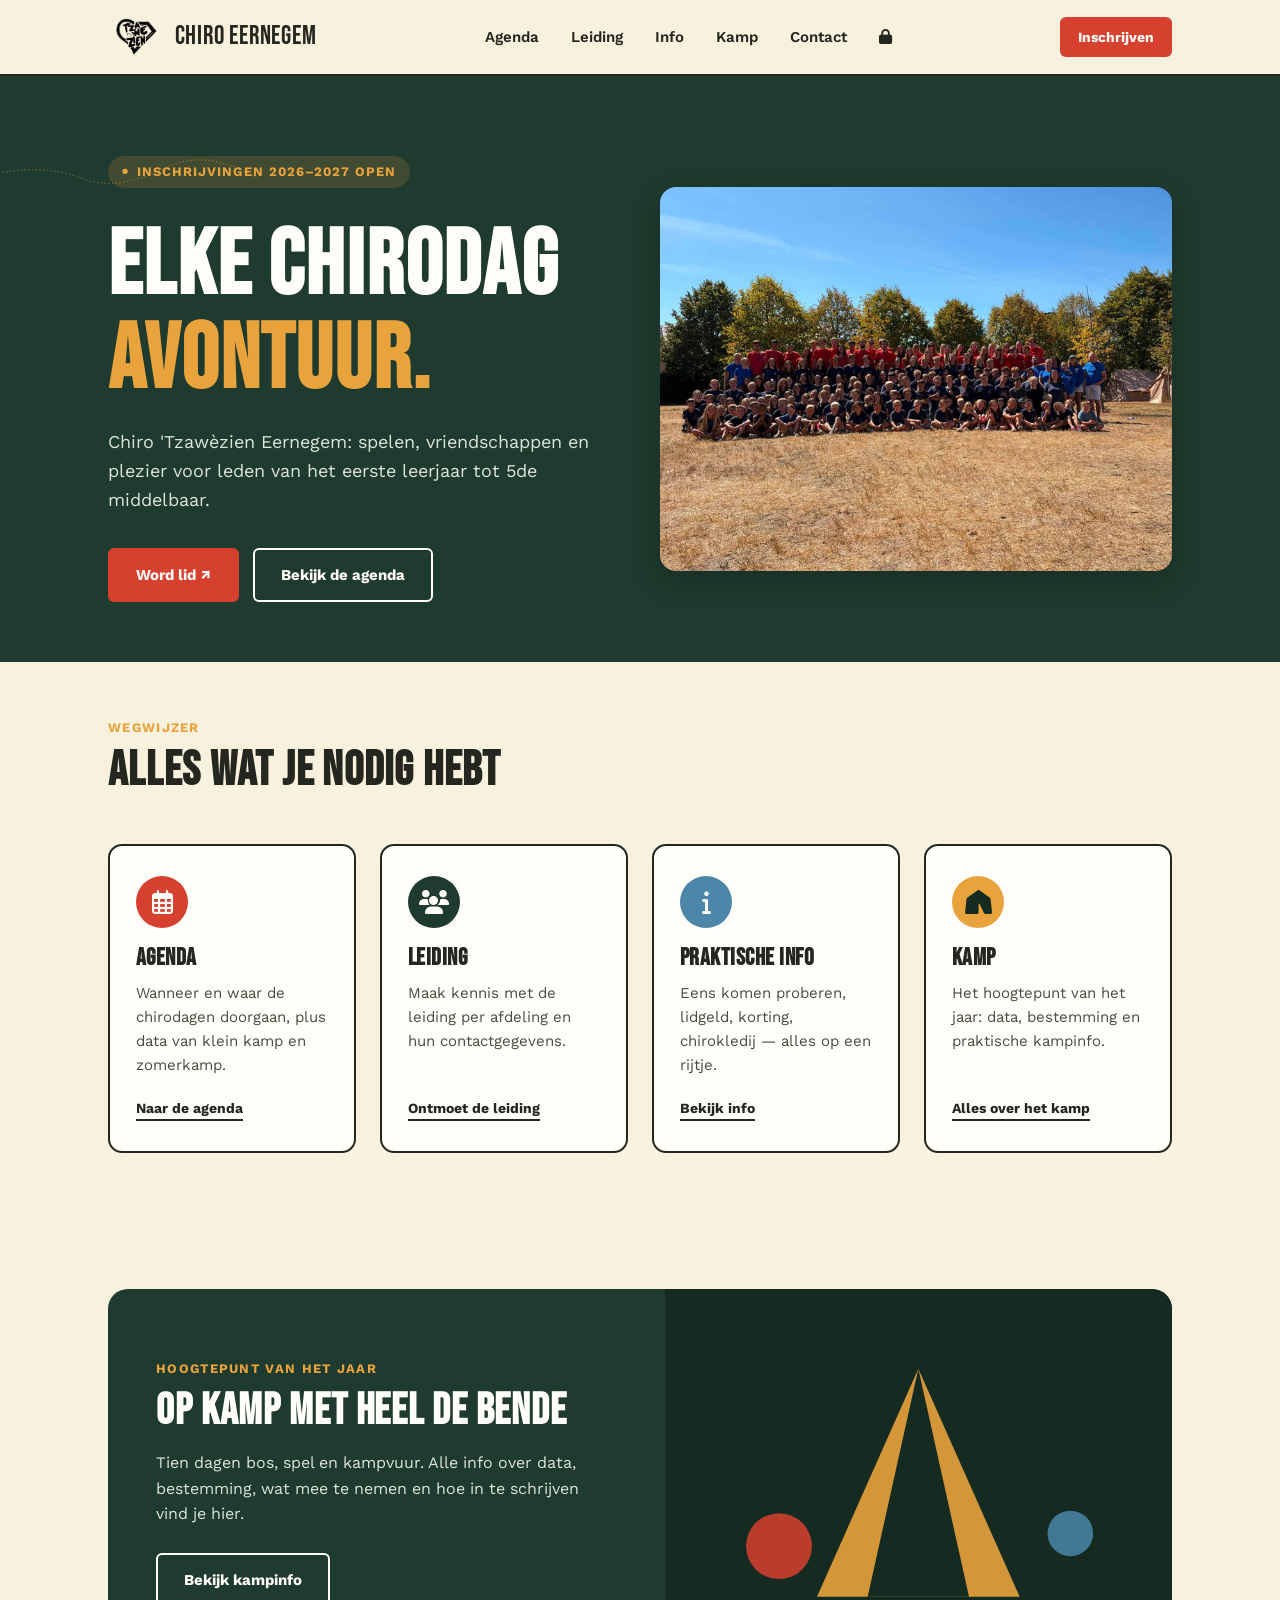
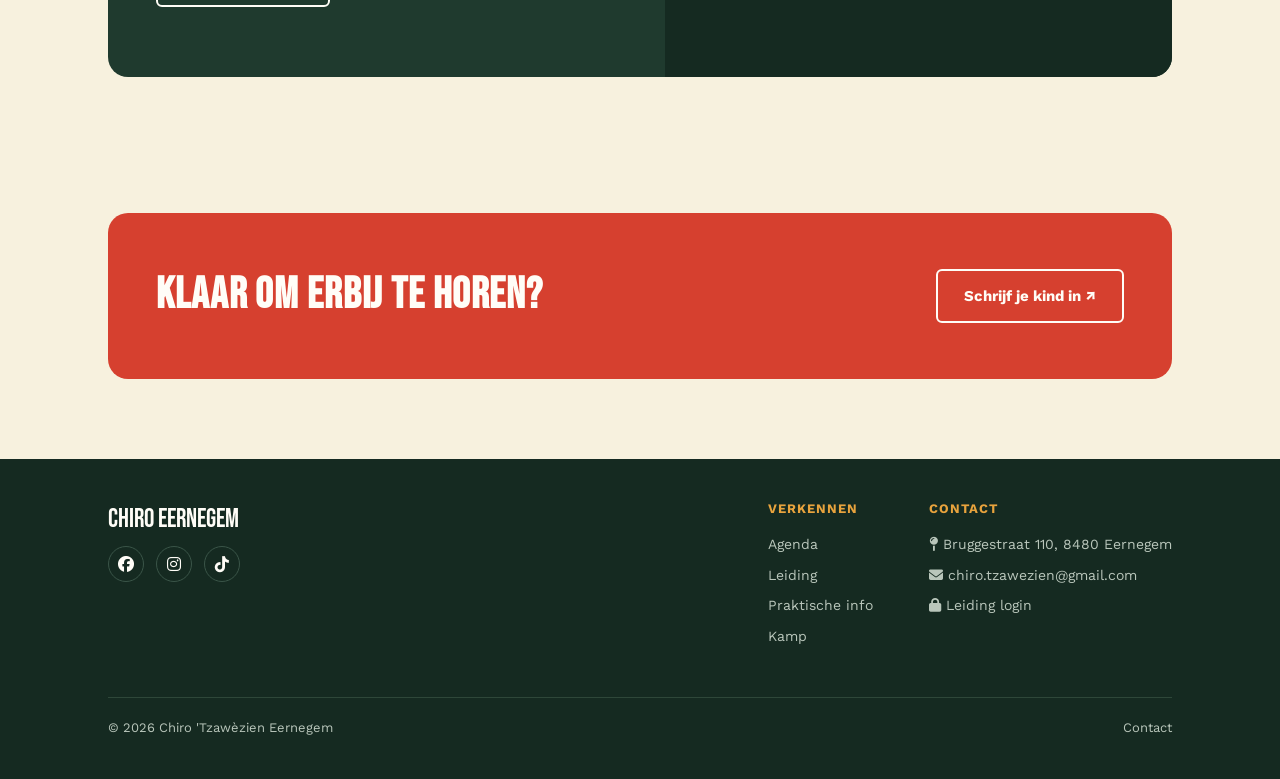
<file: index.html>
<!DOCTYPE html>
<html lang="nl">
<head>
  <!-- ========================================== -->
  <!-- META DATA & STYLESHEETS                    -->
  <!-- ========================================== -->
  <meta charset="UTF-8">
  <meta name="viewport" content="width=device-width, initial-scale=1">
  <meta name="author" content="Kenrie Vandekerckhove">
  <meta name="author" content="Janus Schaltin">
  <title>Chiro 'Tzawèzien Eernegem</title>
  
  <link rel="stylesheet" href="./media/css/styles.css">
  <link rel="stylesheet" href="https://cdnjs.cloudflare.com/ajax/libs/font-awesome/6.4.2/css/all.min.css">
  <link rel="preconnect" href="https://fonts.googleapis.com">
  <link href="https://fonts.googleapis.com/css2?family=Bebas+Neue&family=Work+Sans:wght@400;500;600;700&display=swap" rel="stylesheet">
</head>
<body>

  <!-- ========================================== -->
  <!-- HEADER & NAVIGATION                        -->
  <!-- ========================================== -->
  <header>
    <div class="navbar">
      <a href="./index.html" class="logo">
        <img src="./media/pictures/logo.png" alt="Logo Chiro 'Tzawèzien Eernegem" style="height:40px; width:auto; border-radius:6px;"> 
        Chiro Eernegem
      </a>
      <nav>
        <ul>
          <li><a href="./agenda.html">Agenda</a></li>
          <li><a href="./soon.html">Leiding</a></li>
          <li><a href="./info.html">Info</a></li>
          <li><a href="./kamp.html">Kamp</a></li>
          <li><a href="./contact.html">Contact</a></li>
          <li><a href="https://leiding.chiroeernegem.be" aria-label="Login"><i class="fa-solid fa-lock"></i></a></li>
        </ul>
      </nav>
      <a href="https://inschrijven.chiroeernegem.be/leden" class="nav-cta">Inschrijven</a>
      <button class="menu-toggle"><i class="fa-solid fa-bars"></i></button>
    </div>
  </header>

  <!-- ========================================== -->
  <!-- HERO SECTION                               -->
  <!-- ========================================== -->
  <section class="hero">
    <svg class="trail" viewBox="0 0 1120 500" preserveAspectRatio="none" aria-hidden="true">
      <path d="M -20 420 Q 200 380 350 440 T 700 400 T 1140 460" stroke="#E8A33D" stroke-width="3" stroke-dasharray="2 14" fill="none" stroke-linecap="round"/>
    </svg>
    <div class="wrap hero-layout">
      
      <div class="hero-text">
        <div class="eyebrow">Inschrijvingen 2026–2027 open</div>
        <h1>Elke chirodag<br><span>avontuur.</span></h1>
        <p>Chiro 'Tzawèzien Eernegem: spelen, vriendschappen en plezier voor leden van het eerste leerjaar tot 5de middelbaar.</p>
        <div class="hero-actions">
          <a href="https://inschrijven.chiroeernegem.be/leden" class="btn btn-primary">Word lid ↗</a>
          <a href="./agenda.html" class="btn btn-outline">Bekijk de agenda</a>
        </div>
      </div>

      <div class="hero-image">
        <img src="./media/pictures/groepsfoto.jpg" alt="Vrolijke groepsfoto van Chiro Eernegem">
      </div>
      
    </div>
  </section>

  <!-- ========================================== -->
  <!-- INFO STRIP                                 -->
  <!-- ========================================== -->
  <!-- <div class="strip">
    <div class="wrap">
      <span class="tag">Eerstvolgend</span>
      <span>Startdag: 26 september, 14u · Bruggestraat 110, Eernegem</span>
    </div>
  </div> -->

  <!-- ========================================== -->
  <!-- OVERZICHT CARDS                            -->
  <!-- ========================================== -->
  <section id="overzicht">
    <div class="wrap">
      <div class="section-head">
        <div class="kicker">Wegwijzer</div>
        <h2>Alles wat je nodig hebt</h2>
      </div>
      <div class="card-grid">
        
        <div class="patch">
          <div class="patch-icon"><i class="fa-regular fa-calendar-days"></i></div>
          <h3>Agenda</h3>
          <p>Wanneer en waar de chirodagen doorgaan, plus data van klein kamp en zomerkamp.</p>
          <a href="./agenda.html">Naar de agenda</a>
        </div>
        
        <div class="patch">
          <div class="patch-icon"><i class="fa-solid fa-users"></i></div>
          <h3>Leiding</h3>
          <p>Maak kennis met de leiding per afdeling en hun contactgegevens.</p>
          <a href="./soon.html">Ontmoet de leiding</a>
        </div>
        
        <div class="patch">
          <div class="patch-icon"><i class="fa-solid fa-info"></i></div>
          <h3>Praktische info</h3>
          <p>Eens komen proberen, lidgeld, korting, chirokledij — alles op een rijtje.</p>
          <a href="./info.html">Bekijk info</a>
        </div>
        
        <div class="patch">
          <div class="patch-icon"><i class="fa-solid fa-tent"></i></div>
          <h3>Kamp</h3>
          <p>Het hoogtepunt van het jaar: data, bestemming en praktische kampinfo.</p>
          <a href="./kamp.html">Alles over het kamp</a>
        </div>
        
      </div>
    </div>
  </section>

  <!-- ========================================== -->
  <!-- KAMP HIGHLIGHT                             -->
  <!-- ========================================== -->
  <section id="kamp">
    <div class="wrap">
      <div class="kamp">
        <div class="kamp-text">
          <div class="kicker">Hoogtepunt van het jaar</div>
          <h2>Op kamp met heel de bende</h2>
          <p>Tien dagen bos, spel en kampvuur. Alle info over data, bestemming, wat mee te nemen en hoe in te schrijven vind je hier.</p>
          <a href="./kamp.html" class="btn btn-outline">Bekijk kampinfo</a>
        </div>
        <div class="kamp-visual" aria-hidden="true">
          <svg viewBox="0 0 400 300" width="100%" height="100%">
            <polygon points="200,60 280,240 120,240" fill="#E8A33D" opacity="0.9"/>
            <polygon points="200,60 240,240 160,240" fill="#152A21"/>
            <circle cx="90" cy="200" r="26" fill="#D6402F" opacity="0.85"/>
            <circle cx="320" cy="190" r="18" fill="#4C86A8" opacity="0.85"/>
          </svg>
        </div>
      </div>
    </div>
  </section>

  <!-- ========================================== -->
  <!-- CALL TO ACTION                             -->
  <!-- ========================================== -->
  <section id="inschrijven">
    <div class="wrap">
      <div class="signup">
        <h2>Klaar om erbij te horen?</h2>
        <a href="https://inschrijven.chiroeernegem.be/leden" class="btn btn-outline">Schrijf je kind in ↗</a>
      </div>
    </div>
  </section>

  <!-- ========================================== -->
  <!-- FOOTER                                     -->
  <!-- ========================================== -->
  <footer id="contact">
    <div class="wrap">
      <div class="footer-top">
        <div>
          <div class="footer-brand">Chiro Eernegem</div>
          <div class="social">
            <a href="https://www.facebook.com/chiroeernegem/" aria-label="Facebook"><i class="fa-brands fa-facebook"></i></a>
            <a href="https://www.instagram.com/chiro.eernegem/" aria-label="Instagram"><i class="fa-brands fa-instagram"></i></a>
            <a href="https://www.tiktok.com/@chiro.eernegem" aria-label="TikTok"><i class="fa-brands fa-tiktok"></i></a>
          </div>
        </div>
        <div class="footer-cols">
          <div class="footer-col">
            <h4>Verkennen</h4>
            <ul>
              <li><a href="./agenda.html">Agenda</a></li>
              <li><a href="./soon.html">Leiding</a></li>
              <li><a href="./info.html">Praktische info</a></li>
              <li><a href="./kamp.html">Kamp</a></li>
            </ul>
          </div>
          <div class="footer-col">
            <h4>Contact</h4>
            <ul>
              <li><i class="fa-solid fa-map-pin"></i> Bruggestraat 110, 8480 Eernegem</li>
              <li><i class="fa-solid fa-envelope"></i> chiro.tzawezien@gmail.com</li>
              <li><i class="fa-solid fa-lock"></i> <a href="https://leiding.chiroeernegem.be">Leiding login</a></li>
            </ul>
          </div>
        </div>
      </div>
      <div class="footer-bottom">
        <span>© 2026 Chiro 'Tzawèzien Eernegem</span>
        <a href="./contact.html">Contact</a>
      </div>
    </div>
  </footer>

  <!-- ========================================== -->
  <!-- JAVASCRIPT                                 -->
  <!-- ========================================== -->
  <script>
    const menuToggle = document.querySelector('.menu-toggle');
    const navMenu = document.querySelector('nav ul');

    menuToggle.addEventListener('click', () => {
      navMenu.classList.toggle('active');
      
      const icon = menuToggle.querySelector('i');
      if (navMenu.classList.contains('active')) {
        icon.classList.remove('fa-bars');
        icon.classList.add('fa-xmark');
      } else {
        icon.classList.remove('fa-xmark');
        icon.classList.add('fa-bars');
      }
    });
  </script>
</body>
</html>
</file>
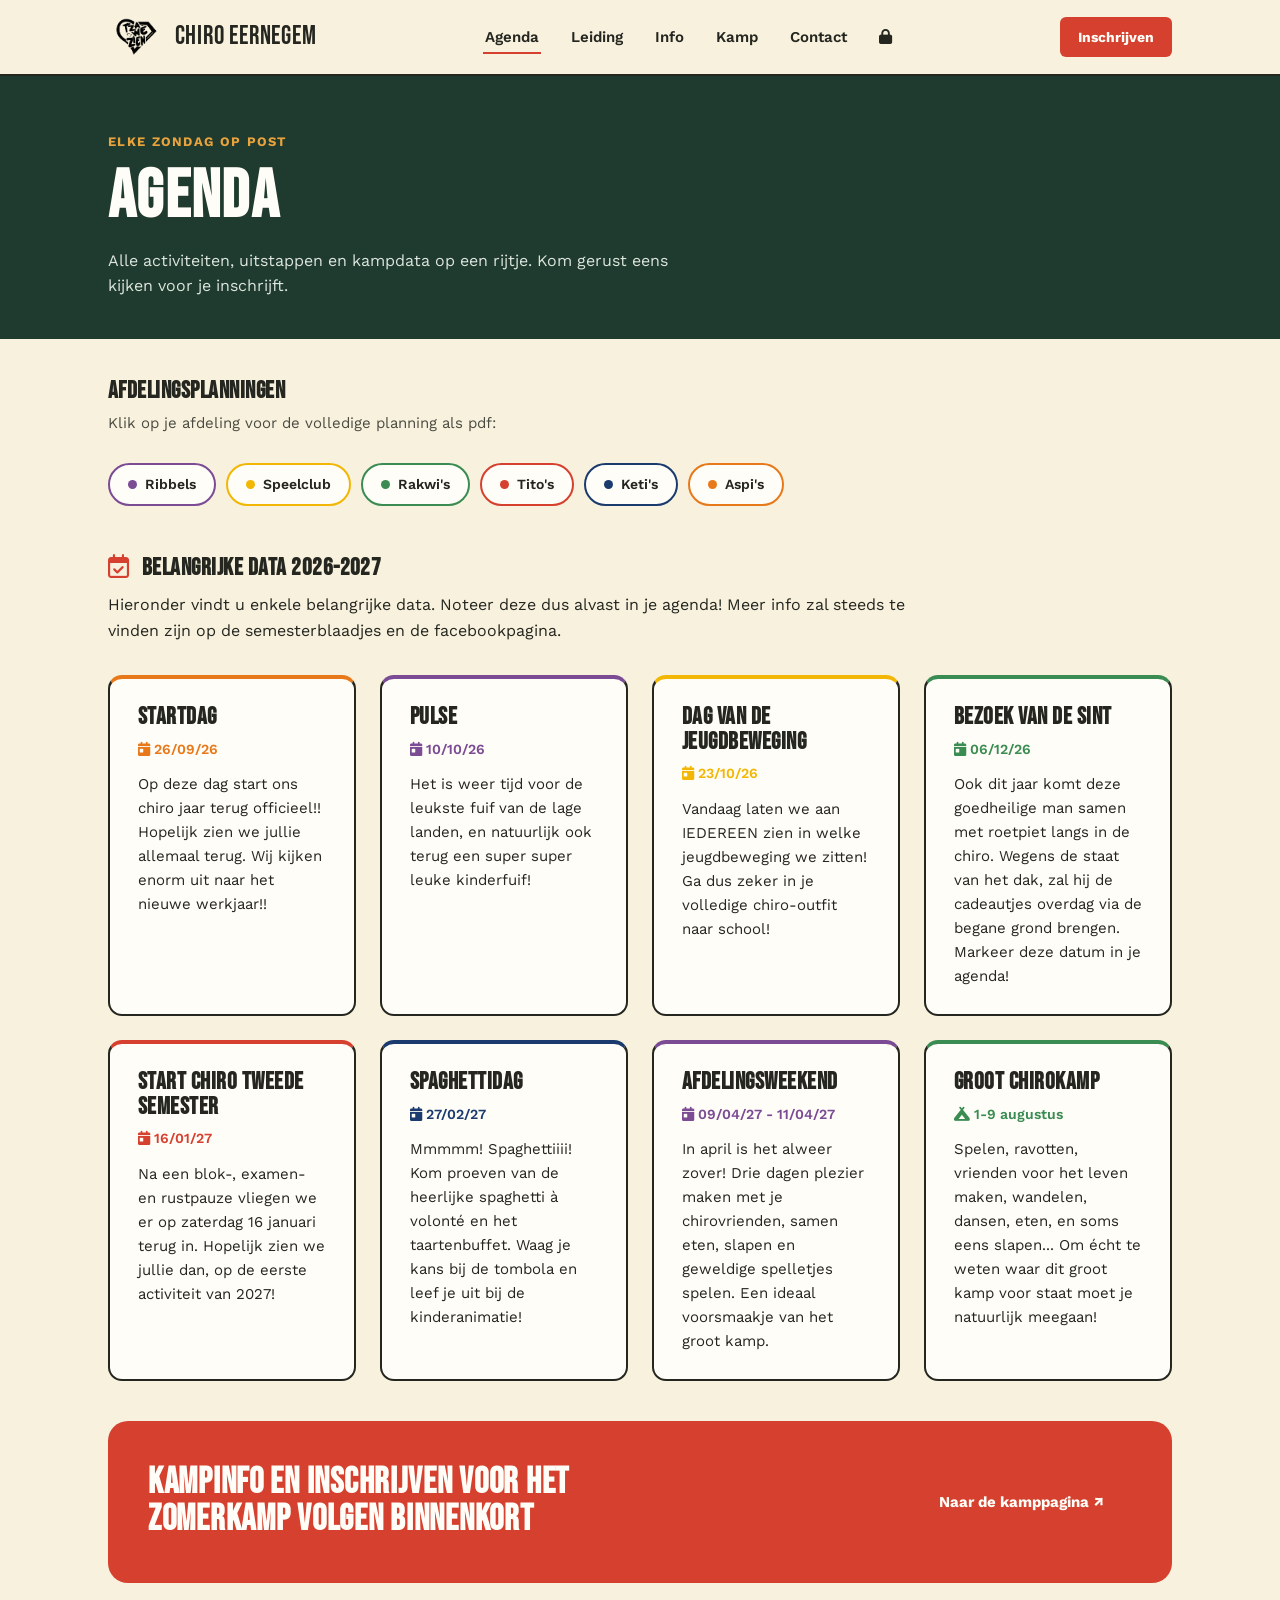
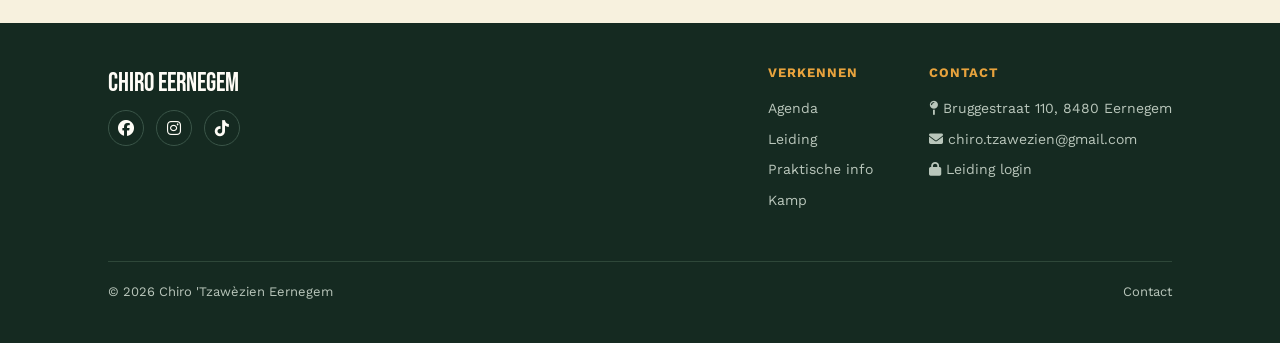
<file: agenda.html>
<!DOCTYPE html>
<html lang="nl">
<head>
  <!-- ========================================== -->
  <!-- META DATA & STYLESHEETS                    -->
  <!-- ========================================== -->
  <meta charset="UTF-8">
  <meta name="viewport" content="width=device-width, initial-scale=1">
  <meta name="author" content="Kenrie Vandekerckhove">
  <meta name="author" content="Janus Schaltin">
  <title>Chiro 'Tzawèzien Eernegem</title>
  <link rel="stylesheet" href="./media/css/styles.css">
  <link rel="stylesheet" href="./media/css/agenda.css">
  <link rel="stylesheet" href="https://cdnjs.cloudflare.com/ajax/libs/font-awesome/6.4.2/css/all.min.css">
  <link rel="preconnect" href="https://fonts.googleapis.com">
  <link href="https://fonts.googleapis.com/css2?family=Bebas+Neue&family=Work+Sans:wght@400;500;600;700&display=swap" rel="stylesheet">
</head>
<body>
  <!-- ========================================== -->
  <!-- HEADER & NAVIGATION                        -->
  <!-- ========================================== -->
  <header>
    <div class="navbar">
      <a href="./index.html" class="logo">
        <img src="./media/pictures/logo.png" alt="Logo Chiro 'Tzawèzien Eernegem" style="height:40px; width:auto; border-radius:6px;"> 
        Chiro Eernegem
      </a>
      <nav>
        <ul>
          <li><a href="./agenda.html" class="active">Agenda</a></li>
          <li><a href="./soon.html">Leiding</a></li>
          <li><a href="./info.html">Info</a></li>
          <li><a href="./kamp.html">Kamp</a></li>
          <li><a href="./contact.html">Contact</a></li>
          <li><a href="https://leiding.chiroeernegem.be" aria-label="Login"><i class="fa-solid fa-lock"></i></a></li>
        </ul>
      </nav>
      <a href="https://inschrijven.chiroeernegem.be/leden" class="nav-cta">Inschrijven</a>
      <button class="menu-toggle"><i class="fa-solid fa-bars"></i></button>
    </div>
  </header>

  <!-- ========================================== -->
  <!-- PAGE HERO / BANNER                         -->
  <!-- ========================================== -->
  <div class="page-head">
    <div class="wrap">
      <div class="kicker">Elke zondag op post</div>
      <h1>AGENDA</h1>
      <p>Alle activiteiten, uitstappen en kampdata op een rijtje. Kom gerust eens kijken voor je inschrijft.</p>
    </div>
  </div>

  <!-- ========================================== -->
  <!-- MAIN CONTENT: AGENDA FILTERS               -->
  <!-- ========================================== -->
  <section class="agenda-filters-section">
    <div class="wrap">
      <h2>AFDELINGSPLANNINGEN</h2>
      <p class="subtitle-text">Klik op je afdeling voor de volledige planning als pdf:</p>      
      <div class="filters">
        <a href="./semesterbladen/ribbel.html" target="_blank" class="filter f-ribbel"><span class="fdot"></span>Ribbels</a>
        <a href="./semesterbladen/speelclub.html" target="_blank" class="filter f-speelclub"><span class="fdot"></span>Speelclub</a>
        <a href="./semesterbladen/rakwi.html" target="_blank" class="filter f-rakwi"><span class="fdot"></span>Rakwi's</a>
        <a href="./semesterbladen/tito.html" target="_blank" class="filter f-tito"><span class="fdot"></span>Tito's</a>
        <a href="./semesterbladen/keti.html" target="_blank" class="filter f-keti"><span class="fdot"></span>Keti's</a>
        <a href="./semesterbladen/aspi.html" target="_blank" class="filter f-aspi"><span class="fdot"></span>Aspi's</a>
      </div>
    </div>
  </section>

  <!-- ========================================== -->
  <!-- MAIN CONTENT: BELANGRIJKE DATA             -->
  <!-- ========================================== -->
  <section class="belangrijke-data-section">
    <div class="wrap">
      
      <h2 class="data-title"><i class="fa-regular fa-calendar-check data-icon"></i> BELANGRIJKE DATA 2026-2027</h2>
      <p class="data-intro">Hieronder vindt u enkele belangrijke data. Noteer deze dus alvast in je agenda! Meer info zal steeds te vinden zijn op de semesterblaadjes en de facebookpagina.</p>

      <div class="grid2">
        
        <!-- Startdag -->
        <div class="card agenda-card card-oranje">
          <h3>STARTDAG</h3>
          <div class="agenda-card-date"><i class="fa-solid fa-calendar-day"></i> 26/09/26</div>
          <p>Op deze dag start ons chiro jaar terug officieel!! Hopelijk zien we jullie allemaal terug. Wij kijken enorm uit naar het nieuwe werkjaar!!</p>
        </div>

       <!-- Pulse -->
        <div class="card agenda-card card-paars">
          <h3>PULSE</h3>
          <div class="agenda-card-date"><i class="fa-solid fa-calendar-day"></i> 10/10/26</div>
          <p>Het is weer tijd voor de leukste fuif van de lage landen, en natuurlijk ook terug een super super leuke kinderfuif!</p>
        </div>

        <!-- Dag van de jeugdbeweging -->
        <div class="card agenda-card card-geel">
          <h3>DAG VAN DE JEUGDBEWEGING</h3>
          <div class="agenda-card-date"><i class="fa-solid fa-calendar-day"></i> 23/10/26</div>
          <p>Vandaag laten we aan IEDEREEN zien in welke jeugdbeweging we zitten! Ga dus zeker in je volledige chiro-outfit naar school!</p>
        </div>

        <!-- Bezoek van de Sint -->
        <div class="card agenda-card card-groen">
          <h3>BEZOEK VAN DE SINT</h3>
          <div class="agenda-card-date"><i class="fa-solid fa-calendar-day"></i> 06/12/26</div>
          <p>Ook dit jaar komt deze goedheilige man samen met roetpiet langs in de chiro. Wegens de staat van het dak, zal hij de cadeautjes overdag via de begane grond brengen. Markeer deze datum in je agenda!</p>
        </div>

        <!-- Start tweede semester -->
        <div class="card agenda-card card-rood">
          <h3>START CHIRO TWEEDE SEMESTER</h3>
          <div class="agenda-card-date"><i class="fa-solid fa-calendar-day"></i> 16/01/27</div>
          <p>Na een blok-, examen- en rustpauze vliegen we er op zaterdag 16 januari terug in. Hopelijk zien we jullie dan, op de eerste activiteit van 2027!</p>
        </div>

        <!-- Spaghettidag -->
        <div class="card agenda-card card-donkerblauw">
          <h3>SPAGHETTIDAG</h3>
          <div class="agenda-card-date"><i class="fa-solid fa-calendar-day"></i> 27/02/27</div>
          <p>Mmmmm! Spaghettiiii! Kom proeven van de heerlijke spaghetti à volonté en het taartenbuffet. Waag je kans bij de tombola en leef je uit bij de kinderanimatie!</p>
        </div>

        <!-- Afdelingsweekend -->
        <div class="card agenda-card card-paars">
          <h3>AFDELINGSWEEKEND</h3>
          <div class="agenda-card-date"><i class="fa-solid fa-calendar-day"></i> 09/04/27 - 11/04/27</div>
          <p>In april is het alweer zover! Drie dagen plezier maken met je chirovrienden, samen eten, slapen en geweldige spelletjes spelen. Een ideaal voorsmaakje van het groot kamp.</p>
        </div>

        <!-- GROOT CHIROKAMP -->
        <div class="card agenda-card card-groen">
          <h3>GROOT CHIROKAMP</h3>
          <div class="agenda-card-date"><i class="fa-solid fa-campground"></i> 1-9 augustus</div>
          <p>Spelen, ravotten, vrienden voor het leven maken, wandelen, dansen, eten, en soms eens slapen... Om écht te weten waar dit groot kamp voor staat moet je natuurlijk meegaan!</p>
        </div>

      </div>

      <!-- ========================================== -->
      <!-- KAMP CALL-TO-ACTION                        -->
      <!-- ========================================== -->
      <div class="kamp-cta" style="margin-top: 40px;">
        <h2>KAMPINFO EN INSCHRIJVEN VOOR HET ZOMERKAMP VOLGEN BINNENKORT</h2>
        <a href="./kamp.html" class="btn">Naar de kamppagina ↗</a>
      </div>
    </div>
  </section>

  <!-- ========================================== -->
  <!-- FOOTER                                     -->
  <!-- ========================================== -->
  <footer id="contact">
    <div class="wrap">
      <div class="footer-top">
        <div>
          <div class="footer-brand">Chiro Eernegem</div>
          <div class="social">
            <a href="https://www.facebook.com/chiroeernegem/" aria-label="Facebook"><i class="fa-brands fa-facebook"></i></a>
            <a href="https://www.instagram.com/chiro.eernegem/" aria-label="Instagram"><i class="fa-brands fa-instagram"></i></a>
            <a href="https://www.tiktok.com/@chiro.eernegem" aria-label="TikTok"><i class="fa-brands fa-tiktok"></i></a>
          </div>
        </div>
        <div class="footer-cols">
          <div class="footer-col">
            <h4>Verkennen</h4>
            <ul>
              <li><a href="./agenda.html">Agenda</a></li>
              <li><a href="./soon.html">Leiding</a></li>
              <li><a href="./info.html">Praktische info</a></li>
              <li><a href="./kamp.html">Kamp</a></li>
            </ul>
          </div>
          <div class="footer-col">
            <h4>Contact</h4>
            <ul>
              <li><i class="fa-solid fa-map-pin"></i> Bruggestraat 110, 8480 Eernegem</li>
              <li><i class="fa-solid fa-envelope"></i> chiro.tzawezien@gmail.com</li>
              <li><i class="fa-solid fa-lock"></i> <a href="https://leiding.chiroeernegem.be">Leiding login</a></li>
            </ul>
          </div>
        </div>
      </div>
      <div class="footer-bottom">
        <span>© 2026 Chiro 'Tzawèzien Eernegem</span>
        <a href="./contact.html">Contact</a>
      </div>
    </div>
  </footer>

  <!-- ========================================== -->
  <!-- JAVASCRIPT                                 -->
  <!-- ========================================== -->
  <script>
    const menuToggle = document.querySelector('.menu-toggle');
    const navMenu = document.querySelector('nav ul');

    menuToggle.addEventListener('click', () => {
      navMenu.classList.toggle('active');
      
      const icon = menuToggle.querySelector('i');
      if (navMenu.classList.contains('active')) {
        icon.classList.remove('fa-bars');
        icon.classList.add('fa-xmark');
      } else {
        icon.classList.remove('fa-xmark');
        icon.classList.add('fa-bars');
      }
    });
  </script>
</body>
</html>
</file>
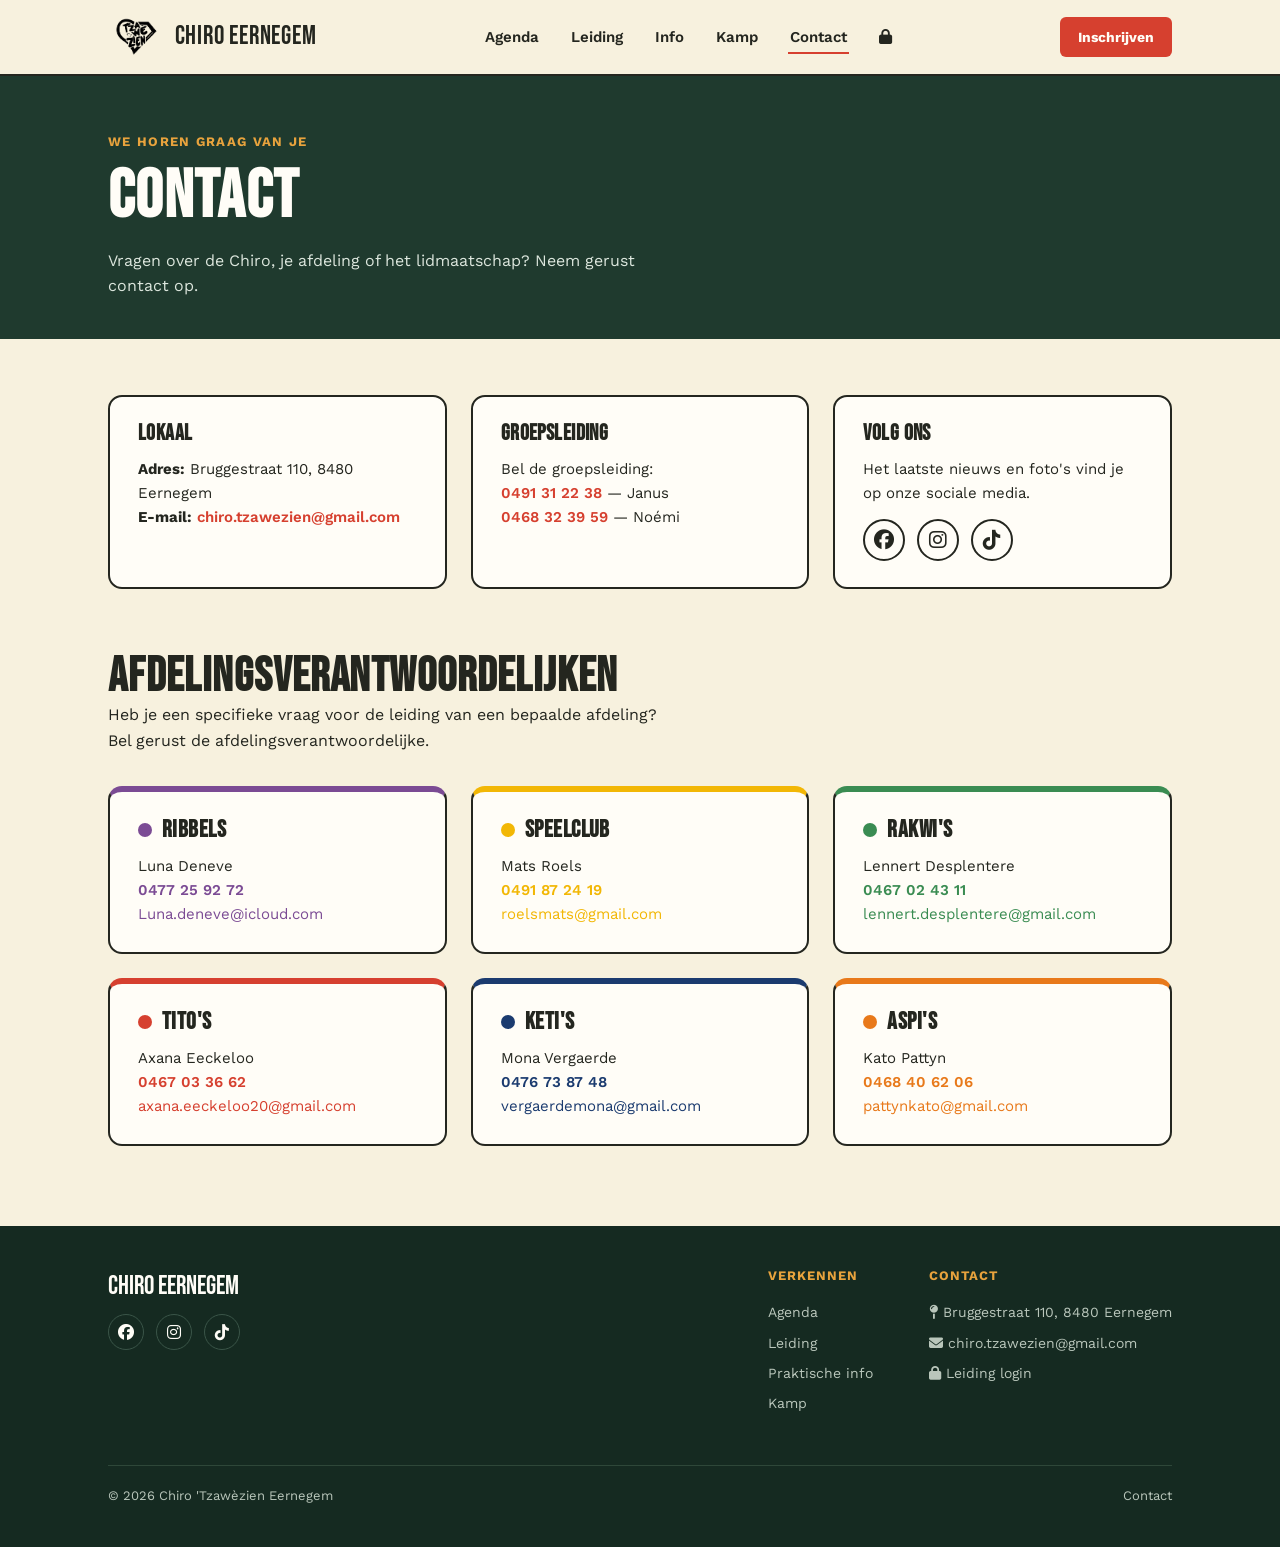
<file: contact.html>
<!DOCTYPE html>
<html lang="nl">
<head>
  <!-- ========================================== -->
  <!-- META DATA & STYLESHEETS                    -->
  <!-- ========================================== -->
  <meta charset="UTF-8">
  <meta name="viewport" content="width=device-width, initial-scale=1">
  <meta name="author" content="Kenrie Vandekerckhove">
  <meta name="author" content="Janus Schaltin">
  <title>Chiro 'Tzawèzien Eernegem</title>
  
  <link rel="stylesheet" href="./media/css/styles.css">
  <link rel="stylesheet" href="https://cdnjs.cloudflare.com/ajax/libs/font-awesome/6.4.2/css/all.min.css">
  <link rel="preconnect" href="https://fonts.googleapis.com">
  <link href="https://fonts.googleapis.com/css2?family=Bebas+Neue&family=Work+Sans:wght@400;500;600;700&display=swap" rel="stylesheet">
</head>
<body>

  <!-- ========================================== -->
  <!-- HEADER & NAVIGATION                        -->
  <!-- ========================================== -->
  <header>
    <div class="navbar">
      <a href="./index.html" class="logo">
        <img src="./media/pictures/logo.png" alt="Logo Chiro 'Tzawèzien Eernegem" style="height:40px; width:auto; border-radius:6px;"> 
        Chiro Eernegem
      </a>
      <nav>
        <ul>
          <li><a href="./agenda.html">Agenda</a></li>
          <li><a href="./soon.html">Leiding</a></li>
          <li><a href="./info.html">Info</a></li>
          <li><a href="./kamp.html">Kamp</a></li>
          <li><a href="./contact.html" class="active">Contact</a></li>
          <li><a href="https://leiding.chiroeernegem.be" aria-label="Login"><i class="fa-solid fa-lock"></i></a></li>
        </ul>
      </nav>
      <a href="https://inschrijven.chiroeernegem.be/leden" class="nav-cta">Inschrijven</a>
      <button class="menu-toggle"><i class="fa-solid fa-bars"></i></button>
    </div>
  </header>

  <!-- ========================================== -->
  <!-- PAGE HERO / BANNER                         -->
  <!-- ========================================== -->
  <div class="page-head">
    <div class="wrap">
      <div class="kicker">We horen graag van je</div>
      <h1>Contact</h1>
      <p>Vragen over de Chiro, je afdeling of het lidmaatschap? Neem gerust contact op.</p>
    </div>
  </div>

<!-- ========================================== -->
  <!-- MAIN CONTENT: CONTACT INFO                 -->
  <!-- ========================================== -->
  <section>
    <div class="wrap">
      
      <!-- ALGEMEEN CONTACT -->
      <div class="grid2">
        <div class="card">
          <h2>Lokaal</h2>
          <p><strong>Adres:</strong> Bruggestraat 110, 8480 Eernegem</p>
          <p><strong>E-mail:</strong> <a href="mailto:chiro.tzawezien@gmail.com" style="color:var(--red); font-weight:600;">chiro.tzawezien@gmail.com</a></p>
        </div>
        <div class="card">
          <h2>Groepsleiding</h2>
          <p>Bel de groepsleiding:</p>
          <p><a href="tel:+32491312238" style="color:var(--red); font-weight:600;">0491 31 22 38</a> — Janus</p>
          <p><a href="tel:+32468323959" style="color:var(--red); font-weight:600;">0468 32 39 59</a> — Noémi</p>
        </div>
        <div class="card">
          <h2>Volg ons</h2>
          <p>Het laatste nieuws en foto's vind je op onze sociale media.</p>
          <div class="social-row">
            <a href="https://www.facebook.com/chiroeernegem/" aria-label="Facebook"><i class="fa-brands fa-facebook"></i></a>
            <a href="https://www.instagram.com/chiro.eernegem/" aria-label="Instagram"><i class="fa-brands fa-instagram"></i></a>
            <a href="https://www.tiktok.com/@chiro.eernegem" aria-label="TikTok"><i class="fa-brands fa-tiktok"></i></a>
          </div>
        </div>
      </div>

      <!-- AFDELINGSVERANTWOORDELIJKEN -->
      <div class="section-head" style="margin-top: 64px; margin-bottom: 32px;">
        <h2>Afdelingsverantwoordelijken</h2>
        <p>Heb je een specifieke vraag voor de leiding van een bepaalde afdeling? Bel gerust de afdelingsverantwoordelijke.</p>
      </div>

      <div class="grid3">
        <!-- Ribbels -->
        <div class="card contact-afdeling-card contact-ribbel">
          <div class="contact-afdeling-head">
            <span class="contact-dot"></span>
            <h3>Ribbels</h3>
          </div>
          <p>Luna Deneve</p>
          <p><a href="tel:+32477259272" class="contact-tel">0477 25 92 72</a></p>
          <p><a href="mailto:Luna.deneve@icloud.com" class="contact-email">Luna.deneve@icloud.com</a></p>

        </div>

        <!-- Speelclub -->
        <div class="card contact-afdeling-card contact-speelclub">
          <div class="contact-afdeling-head">
            <span class="contact-dot"></span>
            <h3>Speelclub</h3>
          </div>
          <p>Mats Roels</p>
          <p><a href="tel:+32491872419" class="contact-tel">0491 87 24 19</a></p>
          <p><a href="mailto:roelsmats@gmail.com" class="contact-email">roelsmats@gmail.com</a></p>
        </div>

        <!-- Rakwi's -->
        <div class="card contact-afdeling-card contact-rakwi">
          <div class="contact-afdeling-head">
            <span class="contact-dot"></span>
            <h3>Rakwi's</h3>
          </div>
          <p>Lennert Desplentere</p>
          <p><a href="tel:+32467024311" class="contact-tel">0467 02 43 11</a></p>
          <p><a href="mailto:lennert.desplentere@gmail.com" class="contact-email">lennert.desplentere@gmail.com</a></p>
        </div>

        <!-- Tito's -->
        <div class="card contact-afdeling-card contact-tito">
          <div class="contact-afdeling-head">
            <span class="contact-dot"></span>
            <h3>Tito's</h3>
          </div>
          <p>Axana Eeckeloo</p>
          <p><a href="tel:+32467033662" class="contact-tel">0467 03 36 62</a></p>
          <p><a href="mailto:axana.eeckeloo20@gmail.com" class="contact-email">axana.eeckeloo20@gmail.com</a></p>
        </div>

        <!-- Keti's -->
        <div class="card contact-afdeling-card contact-keti">
          <div class="contact-afdeling-head">
            <span class="contact-dot"></span>
            <h3>Keti's</h3>
          </div>
          <p>Mona Vergaerde</p>
          <p><a href="tel:+32476738748" class="contact-tel">0476 73 87 48</a></p>
          <p><a href="mailto:vergaerdemona@gmail.com" class="contact-email">vergaerdemona@gmail.com</a></p>


        </div>

        <!-- Aspi's -->
        <div class="card contact-afdeling-card contact-aspi">
          <div class="contact-afdeling-head">
            <span class="contact-dot"></span>
            <h3>Aspi's</h3>
          </div>
          <p>Kato Pattyn</p>
          <p><a href="tel:+32468406206" class="contact-tel">0468 40 62 06</a></p>
          <p><a href="mailto:pattynkato@gmail.com" class="contact-email">pattynkato@gmail.com</a></p>
        </div>
      </div>

    </div>
  </section>

  <!-- ========================================== -->
  <!-- FOOTER                                     -->
  <!-- ========================================== -->
  <footer id="contact">
    <div class="wrap">
      <div class="footer-top">
        <div>
          <div class="footer-brand">Chiro Eernegem</div>
          <div class="social">
            <a href="https://www.facebook.com/chiroeernegem/" aria-label="Facebook"><i class="fa-brands fa-facebook"></i></a>
            <a href="https://www.instagram.com/chiro.eernegem/" aria-label="Instagram"><i class="fa-brands fa-instagram"></i></a>
            <a href="https://www.tiktok.com/@chiro.eernegem" aria-label="TikTok"><i class="fa-brands fa-tiktok"></i></a>
          </div>
        </div>
        <div class="footer-cols">
          <div class="footer-col">
            <h4>Verkennen</h4>
            <ul>
              <li><a href="./agenda.html">Agenda</a></li>
              <li><a href="./soon.html">Leiding</a></li>
              <li><a href="./info.html">Praktische info</a></li>
              <li><a href="./kamp.html">Kamp</a></li>
            </ul>
          </div>
          <div class="footer-col">
            <h4>Contact</h4>
            <ul>
              <li><i class="fa-solid fa-map-pin"></i> Bruggestraat 110, 8480 Eernegem</li>
              <li><i class="fa-solid fa-envelope"></i> chiro.tzawezien@gmail.com</li>
              <li><i class="fa-solid fa-lock"></i> <a href="https://leiding.chiroeernegem.be">Leiding login</a></li>
            </ul>
          </div>
        </div>
      </div>
      <div class="footer-bottom">
        <span>© 2026 Chiro 'Tzawèzien Eernegem</span>
        <a href="./contact.html">Contact</a>
      </div>
    </div>
  </footer>

  <!-- ========================================== -->
  <!-- JAVASCRIPT                                 -->
  <!-- ========================================== -->
  <script>
    const menuToggle = document.querySelector('.menu-toggle');
    const navMenu = document.querySelector('nav ul');

    menuToggle.addEventListener('click', () => {
      navMenu.classList.toggle('active');
      
      const icon = menuToggle.querySelector('i');
      if (navMenu.classList.contains('active')) {
        icon.classList.remove('fa-bars');
        icon.classList.add('fa-xmark');
      } else {
        icon.classList.remove('fa-xmark');
        icon.classList.add('fa-bars');
      }
    });
  </script>
</body>
</html>
</file>
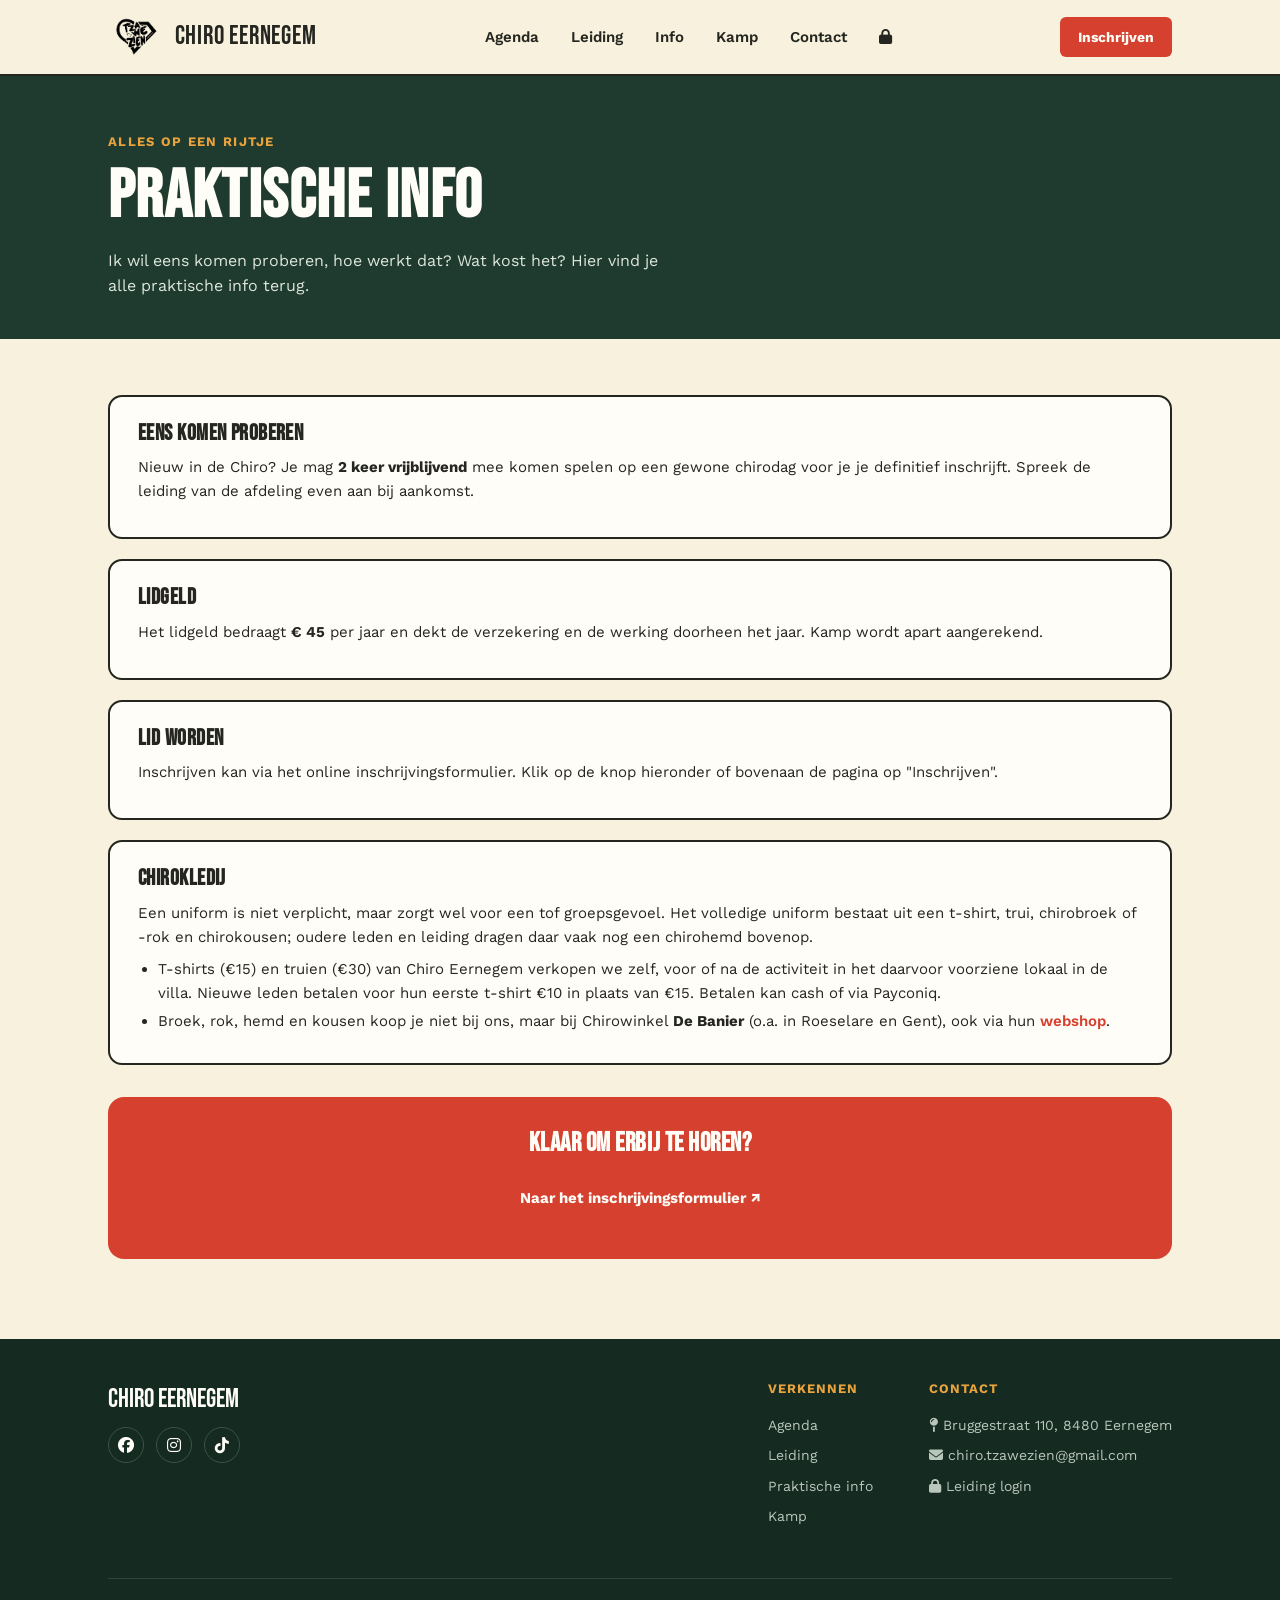
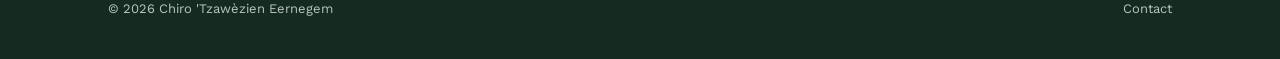
<file: info.html>
<!DOCTYPE html>
<html lang="nl">
<head>
  <!-- ========================================== -->
  <!-- META DATA & STYLESHEETS                    -->
  <!-- ========================================== -->
  <meta charset="UTF-8">
  <meta name="viewport" content="width=device-width, initial-scale=1">
  <meta name="author" content="Kenrie Vandekerckhove">
  <meta name="author" content="Janus Schaltin">
  <title>Chiro 'Tzawèzien Eernegem</title>
  
  <link rel="stylesheet" href="./media/css/styles.css">
  <link rel="stylesheet" href="https://cdnjs.cloudflare.com/ajax/libs/font-awesome/6.4.2/css/all.min.css">
  <link rel="preconnect" href="https://fonts.googleapis.com">
  <link href="https://fonts.googleapis.com/css2?family=Bebas+Neue&family=Work+Sans:wght@400;500;600;700&display=swap" rel="stylesheet">
</head>
<body>

  <!-- ========================================== -->
  <!-- HEADER & NAVIGATION                        -->
  <!-- ========================================== -->
  <header>
    <div class="navbar">
      <a href="./index.html" class="logo">
        <img src="./media/pictures/logo.png" alt="Logo Chiro 'Tzawèzien Eernegem" style="height:40px; width:auto; border-radius:6px;"> 
        Chiro Eernegem
      </a>
      <nav>
        <ul>
          <li><a href="./agenda.html">Agenda</a></li>
          <li><a href="./soon.html">Leiding</a></li>
          <li><a href="./info.html">Info</a></li>
          <li><a href="./kamp.html">Kamp</a></li>
          <li><a href="./contact.html">Contact</a></li>
          <li><a href="https://leiding.chiroeernegem.be" aria-label="Login"><i class="fa-solid fa-lock"></i></a></li>
        </ul>
      </nav>
      <a href="https://inschrijven.chiroeernegem.be/leden" class="nav-cta">Inschrijven</a>
      <button class="menu-toggle"><i class="fa-solid fa-bars"></i></button>
    </div>
  </header>

  <!-- ========================================== -->
  <!-- PAGE HERO / BANNER                         -->
  <!-- ========================================== -->
  <div class="page-head">
    <div class="wrap">
      <div class="kicker">Alles op een rijtje</div>
      <h1>Praktische info</h1>
      <p>Ik wil eens komen proberen, hoe werkt dat? Wat kost het? Hier vind je alle praktische info terug.</p>
    </div>
  </div>

  <!-- ========================================== -->
  <!-- MAIN CONTENT: PRAKTISCHE INFO              -->
  <!-- ========================================== -->
  <section>
    <div class="wrap">

      <div class="info-block">
        <h2>Eens komen proberen</h2>
        <p>Nieuw in de Chiro? Je mag <strong>2 keer vrijblijvend</strong> mee komen spelen op een gewone chirodag voor je je definitief inschrijft. Spreek de leiding van de afdeling even aan bij aankomst.</p>
      </div>

      <div class="info-block">
        <h2>Lidgeld</h2>
        <p>Het lidgeld bedraagt <strong>€ 45</strong> per jaar en dekt de verzekering en de werking doorheen het jaar. Kamp wordt apart aangerekend.</p>
      </div>

      <div class="info-block">
        <h2>Lid worden</h2>
        <p>Inschrijven kan via het online inschrijvingsformulier. Klik op de knop hieronder of bovenaan de pagina op "Inschrijven".</p>
      </div>

      <div class="info-block">
        <h2>Chirokledij</h2>
        <p>Een uniform is niet verplicht, maar zorgt wel voor een tof groepsgevoel. Het volledige uniform bestaat uit een t-shirt, trui, chirobroek of -rok en chirokousen; oudere leden en leiding dragen daar vaak nog een chirohemd bovenop.</p>
        <ul>
          <li>T-shirts (€15) en truien (€30) van Chiro Eernegem verkopen we zelf, voor of na de activiteit in het daarvoor voorziene lokaal in de villa. Nieuwe leden betalen voor hun eerste t-shirt €10 in plaats van €15. Betalen kan cash of via Payconiq.</li>
          <li>Broek, rok, hemd en kousen koop je niet bij ons, maar bij Chirowinkel <strong>De Banier</strong> (o.a. in Roeselare en Gent), ook via hun <a href="https://www.debanier.be/chiro.html" style="color:var(--red); font-weight:600;">webshop</a>.</li>
        </ul>
      </div>

      <div class="cta-box">
        <h2>Klaar om erbij te horen?</h2>
        <a href="https://inschrijven.chiroeernegem.be/leden" class="btn">Naar het inschrijvingsformulier ↗</a>
      </div>

    </div>
  </section>

  <!-- ========================================== -->
  <!-- FOOTER                                     -->
  <!-- ========================================== -->
  <footer id="contact">
    <div class="wrap">
      <div class="footer-top">
        <div>
          <div class="footer-brand">Chiro Eernegem</div>
          <div class="social">
            <a href="https://www.facebook.com/chiroeernegem/" aria-label="Facebook"><i class="fa-brands fa-facebook"></i></a>
            <a href="https://www.instagram.com/chiro.eernegem/" aria-label="Instagram"><i class="fa-brands fa-instagram"></i></a>
            <a href="https://www.tiktok.com/@chiro.eernegem" aria-label="TikTok"><i class="fa-brands fa-tiktok"></i></a>
          </div>
        </div>
        <div class="footer-cols">
          <div class="footer-col">
            <h4>Verkennen</h4>
            <ul>
              <li><a href="./agenda.html">Agenda</a></li>
              <li><a href="./soon.html">Leiding</a></li>
              <li><a href="./info.html">Praktische info</a></li>
              <li><a href="./kamp.html">Kamp</a></li>
            </ul>
          </div>
          <div class="footer-col">
            <h4>Contact</h4>
            <ul>
              <li><i class="fa-solid fa-map-pin"></i> Bruggestraat 110, 8480 Eernegem</li>
              <li><i class="fa-solid fa-envelope"></i> chiro.tzawezien@gmail.com</li>
              <li><i class="fa-solid fa-lock"></i> <a href="https://leiding.chiroeernegem.be">Leiding login</a></li>
            </ul>
          </div>
        </div>
      </div>
      <div class="footer-bottom">
        <span>© 2026 Chiro 'Tzawèzien Eernegem</span>
        <a href="./contact.html">Contact</a>
      </div>
    </div>
  </footer>

  <!-- ========================================== -->
  <!-- JAVASCRIPT                                 -->
  <!-- ========================================== -->
  <script>
    const menuToggle = document.querySelector('.menu-toggle');
    const navMenu = document.querySelector('nav ul');

    menuToggle.addEventListener('click', () => {
      navMenu.classList.toggle('active');
      
      const icon = menuToggle.querySelector('i');
      if (navMenu.classList.contains('active')) {
        icon.classList.remove('fa-bars');
        icon.classList.add('fa-xmark');
      } else {
        icon.classList.remove('fa-xmark');
        icon.classList.add('fa-bars');
      }
    });
  </script>
</body>
</html>
</file>
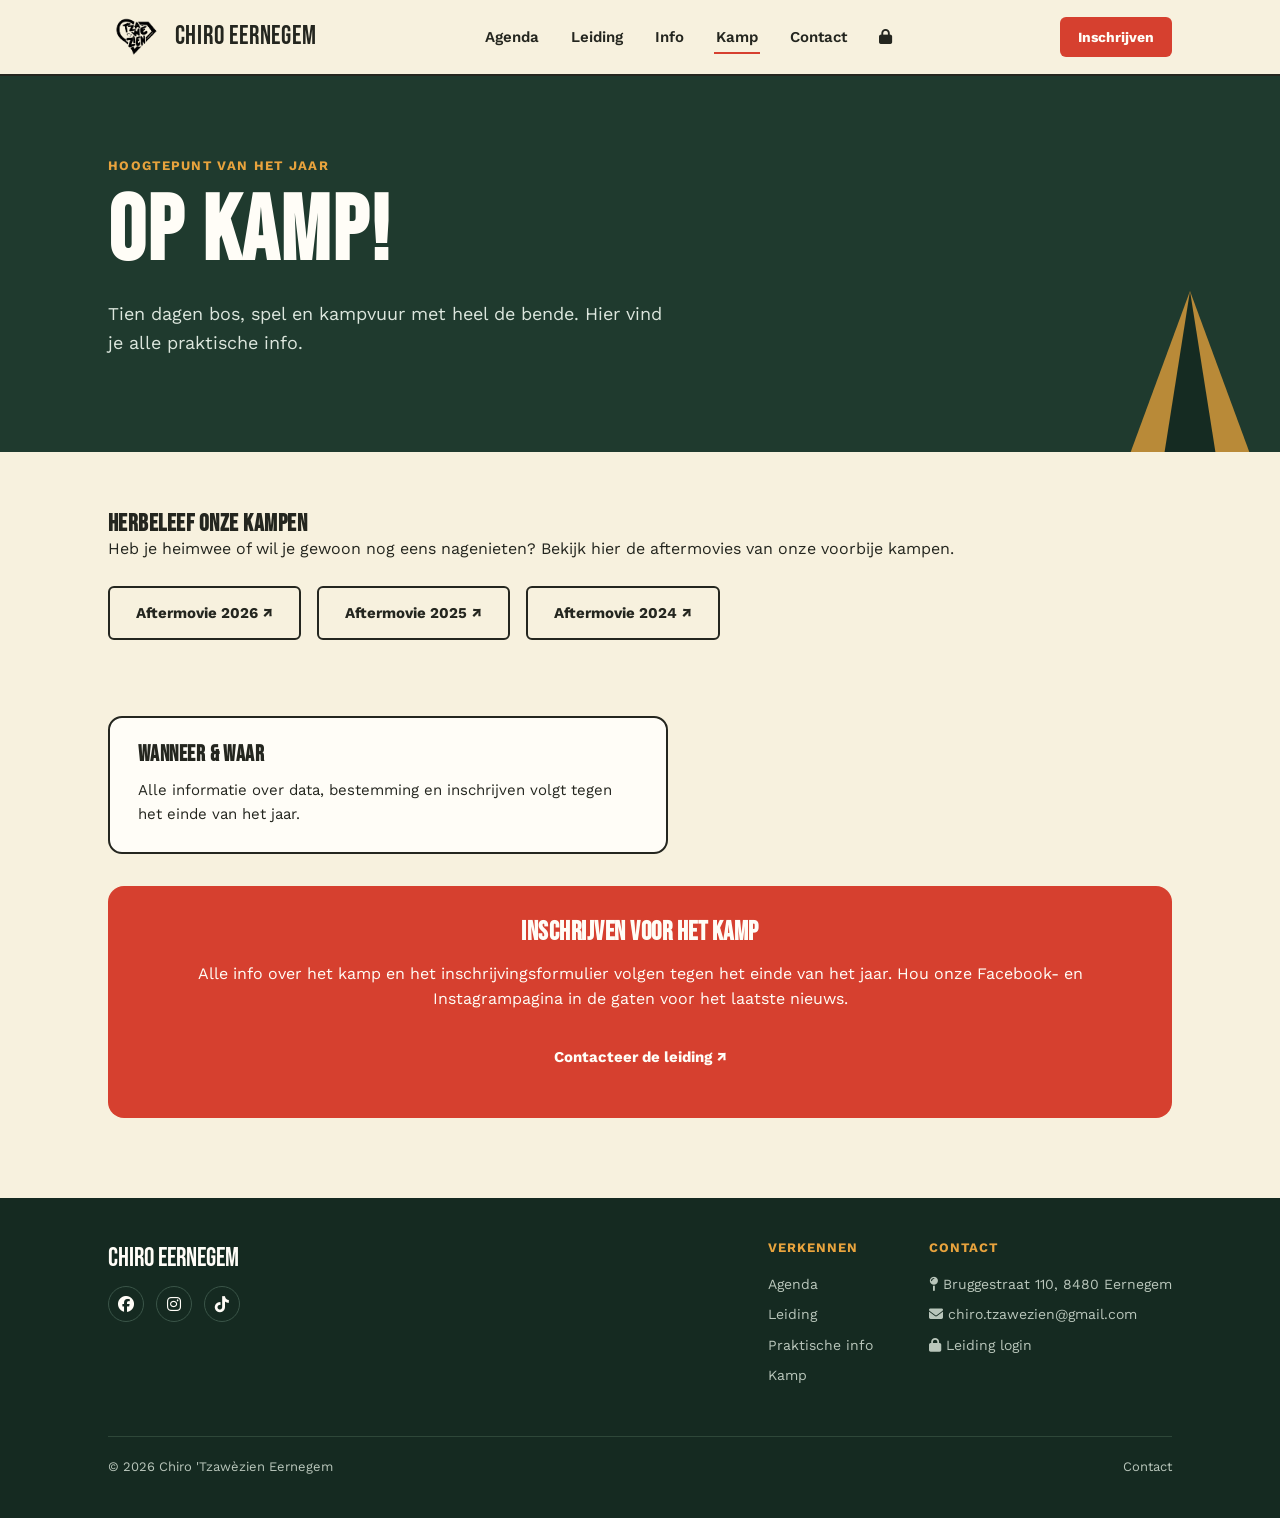
<file: kamp.html>
<!DOCTYPE html>
<html lang="nl">
<head>
  <!-- ========================================== -->
  <!-- META DATA & STYLESHEETS                    -->
  <!-- ========================================== -->
  <meta charset="UTF-8">
  <meta name="viewport" content="width=device-width, initial-scale=1">
  <meta name="author" content="Kenrie Vandekerckhove">
  <meta name="author" content="Janus Schaltin">
  <title>Chiro 'Tzawèzien Eernegem</title>
  
  <link rel="stylesheet" href="./media/css/styles.css">
  <link rel="stylesheet" href="https://cdnjs.cloudflare.com/ajax/libs/font-awesome/6.4.2/css/all.min.css">
  <link rel="preconnect" href="https://fonts.googleapis.com">
  <link href="https://fonts.googleapis.com/css2?family=Bebas+Neue&family=Work+Sans:wght@400;500;600;700&display=swap" rel="stylesheet">
</head>
<body>

  <!-- ========================================== -->
  <!-- HEADER & NAVIGATION                        -->
  <!-- ========================================== -->
  <header>
    <div class="navbar">
      <a href="./index.html" class="logo">
        <img src="./media/pictures/logo.png" alt="Logo Chiro 'Tzawèzien Eernegem" style="height:40px; width:auto; border-radius:6px;"> 
        Chiro Eernegem
      </a>
      <nav>
        <ul>
          <li><a href="./agenda.html">Agenda</a></li>
          <li><a href="./soon.html">Leiding</a></li>
          <li><a href="./info.html">Info</a></li>
          <li><a href="./kamp.html" class="active">Kamp</a></li>
          <li><a href="./contact.html">Contact</a></li>
          <li><a href="https://leiding.chiroeernegem.be" aria-label="Login"><i class="fa-solid fa-lock"></i></a></li>
        </ul>
      </nav>
      <a href="https://inschrijven.chiroeernegem.be/leden" class="nav-cta">Inschrijven</a>
      <button class="menu-toggle"><i class="fa-solid fa-bars"></i></button>
    </div>
  </header>

  <!-- ========================================== -->
  <!-- HERO SECTION                               -->
  <!-- ========================================== -->
  <div class="hero">
    <div class="wrap">
      <div class="kicker">Hoogtepunt van het jaar</div>
      <h1>Op kamp!</h1>
      <p>Tien dagen bos, spel en kampvuur met heel de bende. Hier vind je alle praktische info.</p>
    </div>
    <svg viewBox="0 0 300 250" xmlns="http://www.w3.org/2000/svg">
      <polygon points="150,30 220,220 80,220" fill="#E8A33D" opacity="0.85"/>
      <polygon points="150,30 180,220 120,220" fill="#152A21"/>
    </svg>
  </div>

  <!-- ========================================== -->
  <!-- AFTERMOVIES SECTION                        -->
  <!-- ========================================== -->
  <section style="padding-top: 60px; padding-bottom: 20px;">
    <div class="wrap">
      <h2>Herbeleef onze kampen</h2>
      <p style="margin-bottom: 24px;">Heb je heimwee of wil je gewoon nog eens nagenieten? Bekijk hier de aftermovies van onze voorbije kampen.</p>
      
      <div style="display: flex; gap: 16px; flex-wrap: wrap;">
        <a href="./soon.html" class="btn btn-dark">Aftermovie 2026 ↗</a>
        <a href="https://www.facebook.com/watch/?v=1863734378356834" class="btn btn-dark">Aftermovie 2025 ↗</a>
        <a href="https://www.facebook.com/watch/?v=473002638880992" class="btn btn-dark">Aftermovie 2024 ↗</a>
      </div>
    </div>
  </section>

  <!-- ========================================== -->
  <!-- KAMP INFO & CTA                            -->
  <!-- ========================================== -->
  <section>
    <div class="wrap">
      <div class="card" style="max-width:560px;">
        <h2>Wanneer &amp; waar</h2>
        <p>Alle informatie over data, bestemming en inschrijven volgt tegen het einde van het jaar.</p>
      </div>

      <div class="cta-box">
        <h2>Inschrijven voor het kamp</h2>
        <p style="margin-bottom:18px;">Alle info over het kamp en het inschrijvingsformulier volgen tegen het einde van het jaar. Hou onze Facebook- en Instagrampagina in de gaten voor het laatste nieuws.</p>
        <a href="./contact.html" class="btn">Contacteer de leiding ↗</a>
      </div>
    </div>
  </section>

  <!-- ========================================== -->
  <!-- FOOTER                                     -->
  <!-- ========================================== -->
  <footer id="contact">
    <div class="wrap">
      <div class="footer-top">
        <div>
          <div class="footer-brand">Chiro Eernegem</div>
          <div class="social">
            <a href="https://www.facebook.com/chiroeernegem/" aria-label="Facebook"><i class="fa-brands fa-facebook"></i></a>
            <a href="https://www.instagram.com/chiro.eernegem/" aria-label="Instagram"><i class="fa-brands fa-instagram"></i></a>
            <a href="https://www.tiktok.com/@chiro.eernegem" aria-label="TikTok"><i class="fa-brands fa-tiktok"></i></a>
          </div>
        </div>
        <div class="footer-cols">
          <div class="footer-col">
            <h4>Verkennen</h4>
            <ul>
              <li><a href="./agenda.html">Agenda</a></li>
              <li><a href="./soon.html">Leiding</a></li>
              <li><a href="./info.html">Praktische info</a></li>
              <li><a href="./kamp.html">Kamp</a></li>
            </ul>
          </div>
          <div class="footer-col">
            <h4>Contact</h4>
            <ul>
              <li><i class="fa-solid fa-map-pin"></i> Bruggestraat 110, 8480 Eernegem</li>
              <li><i class="fa-solid fa-envelope"></i> chiro.tzawezien@gmail.com</li>
              <li><i class="fa-solid fa-lock"></i> <a href="https://leiding.chiroeernegem.be">Leiding login</a></li>
            </ul>
          </div>
        </div>
      </div>
      <div class="footer-bottom">
        <span>© 2026 Chiro 'Tzawèzien Eernegem</span>
        <a href="./contact.html">Contact</a>
      </div>
    </div>
  </footer>

  <!-- ========================================== -->
  <!-- JAVASCRIPT                                 -->
  <!-- ========================================== -->
  <script>
    const menuToggle = document.querySelector('.menu-toggle');
    const navMenu = document.querySelector('nav ul');

    menuToggle.addEventListener('click', () => {
      navMenu.classList.toggle('active');
      
      const icon = menuToggle.querySelector('i');
      if (navMenu.classList.contains('active')) {
        icon.classList.remove('fa-bars');
        icon.classList.add('fa-xmark');
      } else {
        icon.classList.remove('fa-xmark');
        icon.classList.add('fa-bars');
      }
    });
  </script>
</body>
</html>
</file>
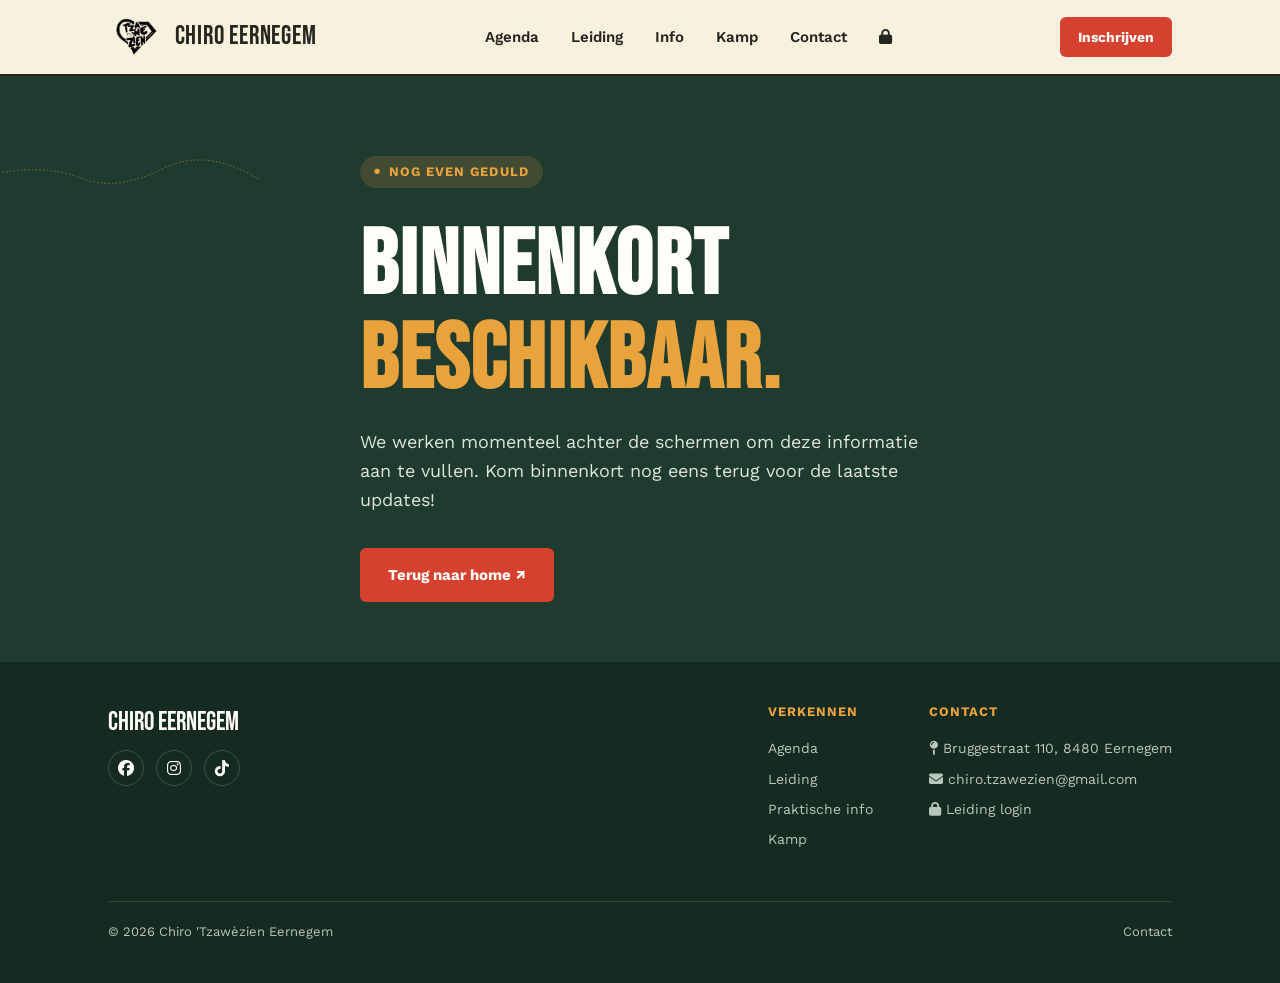
<file: soon.html>
<!DOCTYPE html>
<html lang="nl">
<head>
  <!-- ========================================== -->
  <!-- META DATA & STYLESHEETS                    -->
  <!-- ========================================== -->
  <meta charset="UTF-8">
  <meta name="viewport" content="width=device-width, initial-scale=1">
  <meta name="author" content="Kenrie Vandekerckhove">
  <meta name="author" content="Janus Schaltin">
  <title>Chiro 'Tzawèzien Eernegem</title>
  
  <link rel="stylesheet" href="./media/css/styles.css">
  <link rel="stylesheet" href="https://cdnjs.cloudflare.com/ajax/libs/font-awesome/6.4.2/css/all.min.css">
  <link rel="preconnect" href="https://fonts.googleapis.com">
  <link href="https://fonts.googleapis.com/css2?family=Bebas+Neue&family=Work+Sans:wght@400;500;600;700&display=swap" rel="stylesheet">
</head>
<body>

  <!-- ========================================== -->
  <!-- HEADER & NAVIGATION                        -->
  <!-- ========================================== -->
  <header>
    <div class="navbar">
      <a href="./index.html" class="logo">
        <img src="./media/pictures/logo.png" alt="Logo Chiro 'Tzawèzien Eernegem" style="height:40px; width:auto; border-radius:6px;"> 
        Chiro Eernegem
      </a>
      <nav>
        <ul>
          <li><a href="./agenda.html">Agenda</a></li>
          <li><a href="./soon.html">Leiding</a></li>
          <li><a href="./info.html">Info</a></li>
          <li><a href="./kamp.html">Kamp</a></li>
          <li><a href="./contact.html">Contact</a></li>
          <li><a href="https://leiding.chiroeernegem.be" aria-label="Login"><i class="fa-solid fa-lock"></i></a></li>
        </ul>
      </nav>
      <a href="https://inschrijven.chiroeernegem.be/leden" class="nav-cta">Inschrijven</a>
      <button class="menu-toggle"><i class="fa-solid fa-bars"></i></button>
    </div>
  </header>

  <!-- ========================================== -->
  <!-- HERO SECTION: BINNENKORT BESCHIKBAAR       -->
  <!-- ========================================== -->
  <section class="hero" style="min-height: 65vh; display: flex; align-items: center;">
    <svg class="trail" viewBox="0 0 1120 500" preserveAspectRatio="none" aria-hidden="true">
      <path d="M -20 420 Q 200 380 350 440 T 700 400 T 1140 460" stroke="#E8A33D" stroke-width="3" stroke-dasharray="2 14" fill="none" stroke-linecap="round"/>
    </svg>
    <div class="wrap">
      <div class="eyebrow">Nog even geduld</div>
      <h1>Binnenkort<br><span>beschikbaar.</span></h1>
      <p>We werken momenteel achter de schermen om deze informatie aan te vullen. Kom binnenkort nog eens terug voor de laatste updates!</p>
      <div class="hero-actions">
        <a href="./index.html" class="btn btn-primary">Terug naar home ↗</a>
      </div>
    </div>
  </section>

  <!-- ========================================== -->
  <!-- FOOTER                                     -->
  <!-- ========================================== -->
  <footer id="contact">
    <div class="wrap">
      <div class="footer-top">
        <div>
          <div class="footer-brand">Chiro Eernegem</div>
          <div class="social">
            <a href="https://www.facebook.com/chiroeernegem/" aria-label="Facebook"><i class="fa-brands fa-facebook"></i></a>
            <a href="https://www.instagram.com/chiro.eernegem/" aria-label="Instagram"><i class="fa-brands fa-instagram"></i></a>
            <a href="https://www.tiktok.com/@chiro.eernegem" aria-label="TikTok"><i class="fa-brands fa-tiktok"></i></a>
          </div>
        </div>
        <div class="footer-cols">
          <div class="footer-col">
            <h4>Verkennen</h4>
            <ul>
              <li><a href="./agenda.html">Agenda</a></li>
              <li><a href="./soon.html">Leiding</a></li>
              <li><a href="./info.html">Praktische info</a></li>
              <li><a href="./kamp.html">Kamp</a></li>
            </ul>
          </div>
          <div class="footer-col">
            <h4>Contact</h4>
            <ul>
              <li><i class="fa-solid fa-map-pin"></i> Bruggestraat 110, 8480 Eernegem</li>
              <li><i class="fa-solid fa-envelope"></i> chiro.tzawezien@gmail.com</li>
              <li><i class="fa-solid fa-lock"></i> <a href="https://leiding.chiroeernegem.be">Leiding login</a></li>
            </ul>
          </div>
        </div>
      </div>
      <div class="footer-bottom">
        <span>© 2026 Chiro 'Tzawèzien Eernegem</span>
        <a href="./contact.html">Contact</a>
      </div>
    </div>
  </footer>

  <!-- ========================================== -->
  <!-- JAVASCRIPT                                 -->
  <!-- ========================================== -->
  <script>
    const menuToggle = document.querySelector('.menu-toggle');
    const navMenu = document.querySelector('nav ul');

    menuToggle.addEventListener('click', () => {
      navMenu.classList.toggle('active');
      
      const icon = menuToggle.querySelector('i');
      if (navMenu.classList.contains('active')) {
        icon.classList.remove('fa-bars');
        icon.classList.add('fa-xmark');
      } else {
        icon.classList.remove('fa-xmark');
        icon.classList.add('fa-bars');
      }
    });
  </script>
</body>
</html>
</file>
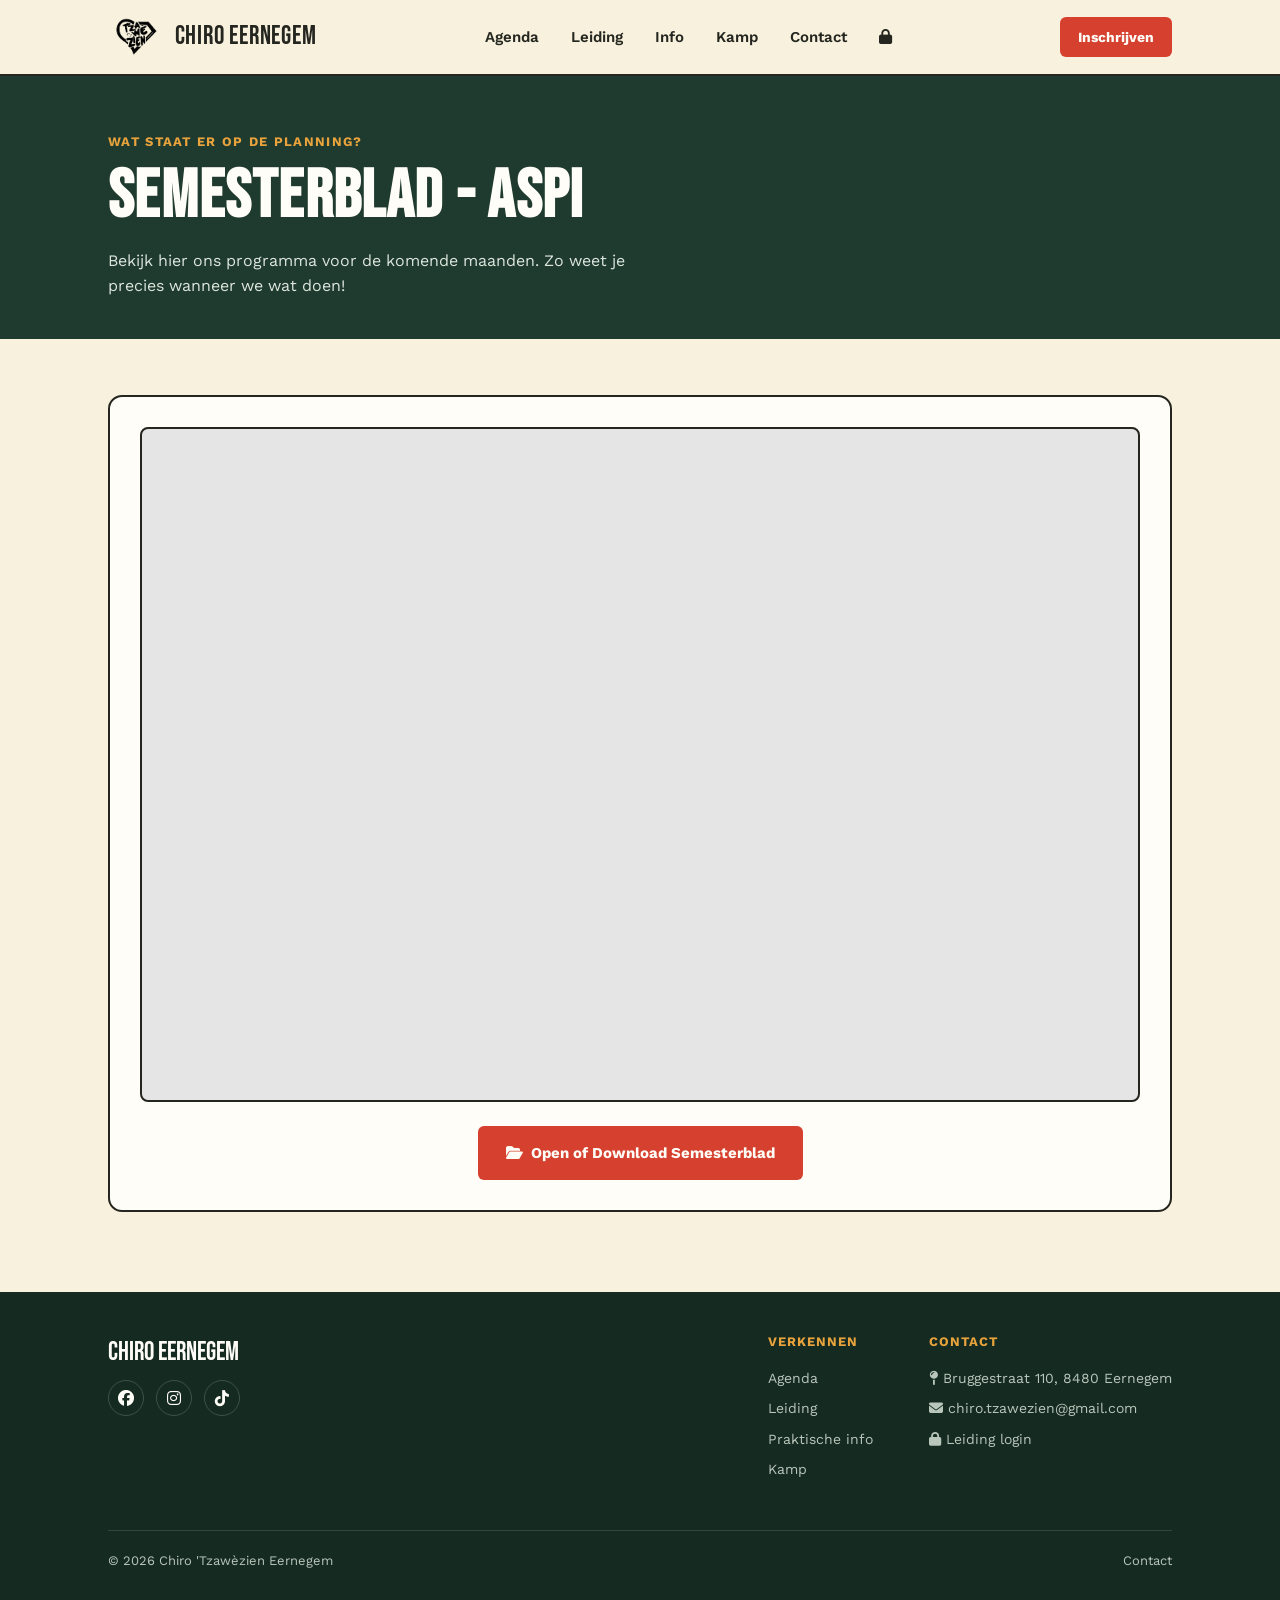
<file: semesterbladen/aspi.html>
<!DOCTYPE html>
<html lang="nl">
<head>
  <!-- ========================================== -->
  <!-- META DATA & STYLESHEETS                    -->
  <!-- ========================================== -->
  <meta charset="UTF-8">
  <meta name="viewport" content="width=device-width, initial-scale=1">
  <meta name="author" content="Kenrie Vandekerckhove">
  <meta name="author" content="Janus Schaltin">
  <title>Chiro 'Tzawèzien Eernegem</title>
  
  <link rel="stylesheet" href="../media/css/styles.css">
  <link rel="stylesheet" href="../media/css/semesterblad.css">
  <link rel="stylesheet" href="https://cdnjs.cloudflare.com/ajax/libs/font-awesome/6.4.2/css/all.min.css">
  <link rel="preconnect" href="https://fonts.googleapis.com">
  <link href="https://fonts.googleapis.com/css2?family=Bebas+Neue&family=Work+Sans:wght@400;500;600;700&display=swap" rel="stylesheet">
</head>
<body>

  <!-- ========================================== -->
  <!-- HEADER & NAVIGATION                        -->
  <!-- ========================================== -->
  <header>
    <div class="navbar">
      <a href="../index.html" class="logo">
        <img src="../media/pictures/logo.png" alt="Logo Chiro 'Tzawèzien Eernegem" style="height:40px; width:auto; border-radius:6px;"> 
        Chiro Eernegem
      </a>
      <nav>
        <ul>
          <li><a href="../agenda.html">Agenda</a></li>
          <li><a href="../soon.html">Leiding</a></li>
          <li><a href="../info.html">Info</a></li>
          <li><a href="../kamp.html">Kamp</a></li>
          <li><a href="../contact.html">Contact</a></li>
          <li><a href="https://leiding.chiroeernegem.be" aria-label="Login"><i class="fa-solid fa-lock"></i></a></li>
        </ul>
      </nav>
      <a href="https://inschrijven.chiroeernegem.be/leden" class="nav-cta">Inschrijven</a>
      <button class="menu-toggle"><i class="fa-solid fa-bars"></i></button>
    </div>
  </header>

  <!-- ========================================== -->
  <!-- PAGE HERO / BANNER                         -->
  <!-- ========================================== -->
  <div class="page-head">
    <div class="wrap">
      <div class="kicker">Wat staat er op de planning?</div>
      <h1>Semesterblad - Aspi</h1>
      <p>Bekijk hier ons programma voor de komende maanden. Zo weet je precies wanneer we wat doen!</p>
    </div>
  </div>

  <!-- ========================================== -->
  <!-- MAIN CONTENT: PDF VIEWER                   -->
  <!-- ========================================== -->
  <section>
    <div class="wrap">
      
      <div class="card" style="padding: 30px;">
        <div class="pdf-container">
          <iframe src="./pdf/Semesterblad_Sem_1_Aspi.pdf" title="Semesterblad Chiro Eernegem">
            Dit type browser ondersteunt geen inline PDF's. 
          </iframe>
        </div>
        
        <div class="pdf-actions">
          <a href="./pdf/Semesterblad_Sem_1_Aspi.pdf" target="_blank" class="btn btn-primary">
            <i class="fa-solid fa-folder-open"></i> Open of Download Semesterblad
          </a>
        </div>
      </div>

    </div>
  </section>

  <!-- ========================================== -->
  <!-- FOOTER                                     -->
  <!-- ========================================== -->
  <footer id="contact">
    <div class="wrap">
      <div class="footer-top">
        <div>
          <div class="footer-brand">Chiro Eernegem</div>
          <div class="social">
            <a href="https://www.facebook.com/chiroeernegem/" aria-label="Facebook"><i class="fa-brands fa-facebook"></i></a>
            <a href="https://www.instagram.com/chiro.eernegem/" aria-label="Instagram"><i class="fa-brands fa-instagram"></i></a>
            <a href="https://www.tiktok.com/@chiro.eernegem" aria-label="TikTok"><i class="fa-brands fa-tiktok"></i></a>
          </div>
        </div>
        <div class="footer-cols">
          <div class="footer-col">
            <h4>Verkennen</h4>
            <ul>
              <li><a href="../agenda.html">Agenda</a></li>
              <li><a href="../soon.html">Leiding</a></li>
              <li><a href="../info.html">Praktische info</a></li>
              <li><a href="../kamp.html">Kamp</a></li>
            </ul>
          </div>
          <div class="footer-col">
            <h4>Contact</h4>
            <ul>
              <li><i class="fa-solid fa-map-pin"></i> Bruggestraat 110, 8480 Eernegem</li>
              <li><i class="fa-solid fa-envelope"></i> chiro.tzawezien@gmail.com</li>
              <li><i class="fa-solid fa-lock"></i> <a href="https://leiding.chiroeernegem.be">Leiding login</a></li>
            </ul>
          </div>
        </div>
      </div>
      <div class="footer-bottom">
        <span>© 2026 Chiro 'Tzawèzien Eernegem</span>
        <a href="../contact.html">Contact</a>
      </div>
    </div>
  </footer>

  <!-- ========================================== -->
  <!-- JAVASCRIPT                                 -->
  <!-- ========================================== -->
  <script>
    const menuToggle = document.querySelector('.menu-toggle');
    const navMenu = document.querySelector('nav ul');

    menuToggle.addEventListener('click', () => {
      navMenu.classList.toggle('active');
      
      const icon = menuToggle.querySelector('i');
      if (navMenu.classList.contains('active')) {
        icon.classList.remove('fa-bars');
        icon.classList.add('fa-xmark');
      } else {
        icon.classList.remove('fa-xmark');
        icon.classList.add('fa-bars');
      }
    });
  </script>
</body>
</html>
</file>
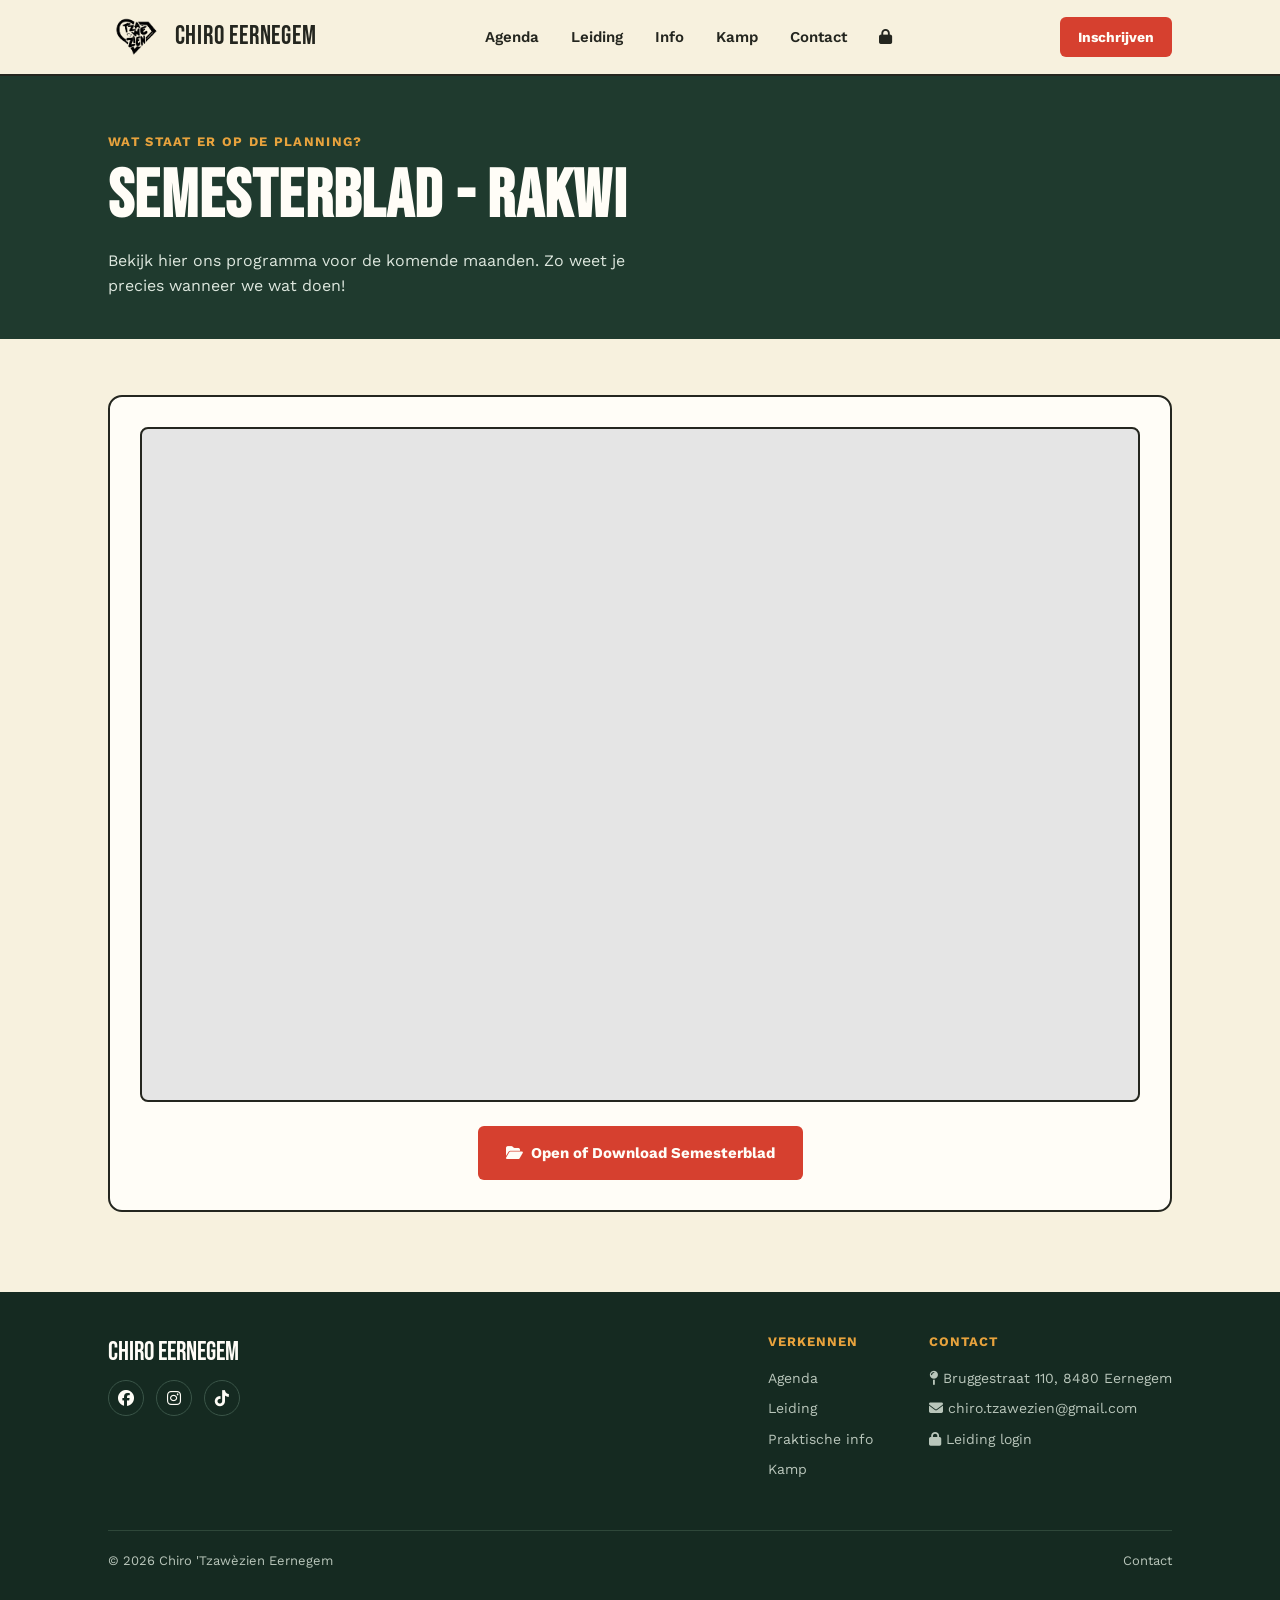
<file: semesterbladen/rakwi.html>
<!DOCTYPE html>
<html lang="nl">
<head>
  <!-- ========================================== -->
  <!-- META DATA & STYLESHEETS                    -->
  <!-- ========================================== -->
  <meta charset="UTF-8">
  <meta name="viewport" content="width=device-width, initial-scale=1">
  <meta name="author" content="Kenrie Vandekerckhove">
  <meta name="author" content="Janus Schaltin">
  <title>Chiro 'Tzawèzien Eernegem </title>
  
  <link rel="stylesheet" href="../media/css/styles.css">
  <link rel="stylesheet" href="../media/css/semesterblad.css">
  <link rel="stylesheet" href="https://cdnjs.cloudflare.com/ajax/libs/font-awesome/6.4.2/css/all.min.css">
  <link rel="preconnect" href="https://fonts.googleapis.com">
  <link href="https://fonts.googleapis.com/css2?family=Bebas+Neue&family=Work+Sans:wght@400;500;600;700&display=swap" rel="stylesheet">
</head>
<body>

  <!-- ========================================== -->
  <!-- HEADER & NAVIGATION                        -->
  <!-- ========================================== -->
  <header>
    <div class="navbar">
      <a href="../index.html" class="logo">
        <img src="../media/pictures/logo.png" alt="Logo Chiro 'Tzawèzien Eernegem" style="height:40px; width:auto; border-radius:6px;"> 
        Chiro Eernegem
      </a>
      <nav>
        <ul>
          <li><a href="../agenda.html">Agenda</a></li>
          <li><a href="../soon.html">Leiding</a></li>
          <li><a href="../info.html">Info</a></li>
          <li><a href="../kamp.html">Kamp</a></li>
          <li><a href="../contact.html">Contact</a></li>
          <li><a href="https://leiding.chiroeernegem.be" aria-label="Login"><i class="fa-solid fa-lock"></i></a></li>
        </ul>
      </nav>
      <a href="https://inschrijven.chiroeernegem.be/leden" class="nav-cta">Inschrijven</a>
      <button class="menu-toggle"><i class="fa-solid fa-bars"></i></button>
    </div>
  </header>

  <!-- ========================================== -->
  <!-- PAGE HERO / BANNER                         -->
  <!-- ========================================== -->
  <div class="page-head">
    <div class="wrap">
      <div class="kicker">Wat staat er op de planning?</div>
      <h1>Semesterblad - Rakwi</h1>
      <p>Bekijk hier ons programma voor de komende maanden. Zo weet je precies wanneer we wat doen!</p>
    </div>
  </div>

  <!-- ========================================== -->
  <!-- MAIN CONTENT: PDF VIEWER                   -->
  <!-- ========================================== -->
  <section>
    <div class="wrap">
      
      <div class="card" style="padding: 30px;">
        <div class="pdf-container">
          <iframe src="./pdf/Semesterblad_Sem_1_Rakwi.pdf" title="Semesterblad Chiro Eernegem">
            Dit type browser ondersteunt geen inline PDF's. 
          </iframe>
        </div>
        
        <div class="pdf-actions">
          <a href="./pdf/Semesterblad_Sem_1_Rakwi.pdf" target="_blank" class="btn btn-primary">
            <i class="fa-solid fa-folder-open"></i> Open of Download Semesterblad
          </a>
        </div>
      </div>

    </div>
  </section>

  <!-- ========================================== -->
  <!-- FOOTER                                     -->
  <!-- ========================================== -->
  <footer id="contact">
    <div class="wrap">
      <div class="footer-top">
        <div>
          <div class="footer-brand">Chiro Eernegem</div>
          <div class="social">
            <a href="https://www.facebook.com/chiroeernegem/" aria-label="Facebook"><i class="fa-brands fa-facebook"></i></a>
            <a href="https://www.instagram.com/chiro.eernegem/" aria-label="Instagram"><i class="fa-brands fa-instagram"></i></a>
            <a href="https://www.tiktok.com/@chiro.eernegem" aria-label="TikTok"><i class="fa-brands fa-tiktok"></i></a>
          </div>
        </div>
        <div class="footer-cols">
          <div class="footer-col">
            <h4>Verkennen</h4>
            <ul>
              <li><a href="../agenda.html">Agenda</a></li>
              <li><a href="../soon.html">Leiding</a></li>
              <li><a href="../info.html">Praktische info</a></li>
              <li><a href="../kamp.html">Kamp</a></li>
            </ul>
          </div>
          <div class="footer-col">
            <h4>Contact</h4>
            <ul>
              <li><i class="fa-solid fa-map-pin"></i> Bruggestraat 110, 8480 Eernegem</li>
              <li><i class="fa-solid fa-envelope"></i> chiro.tzawezien@gmail.com</li>
              <li><i class="fa-solid fa-lock"></i> <a href="https://leiding.chiroeernegem.be">Leiding login</a></li>
            </ul>
          </div>
        </div>
      </div>
      <div class="footer-bottom">
        <span>© 2026 Chiro 'Tzawèzien Eernegem</span>
        <a href="../contact.html">Contact</a>
      </div>
    </div>
  </footer>

  <!-- ========================================== -->
  <!-- JAVASCRIPT                                 -->
  <!-- ========================================== -->
  <script>
    const menuToggle = document.querySelector('.menu-toggle');
    const navMenu = document.querySelector('nav ul');

    menuToggle.addEventListener('click', () => {
      navMenu.classList.toggle('active');
      
      const icon = menuToggle.querySelector('i');
      if (navMenu.classList.contains('active')) {
        icon.classList.remove('fa-bars');
        icon.classList.add('fa-xmark');
      } else {
        icon.classList.remove('fa-xmark');
        icon.classList.add('fa-bars');
      }
    });
  </script>
</body>
</html>
</file>
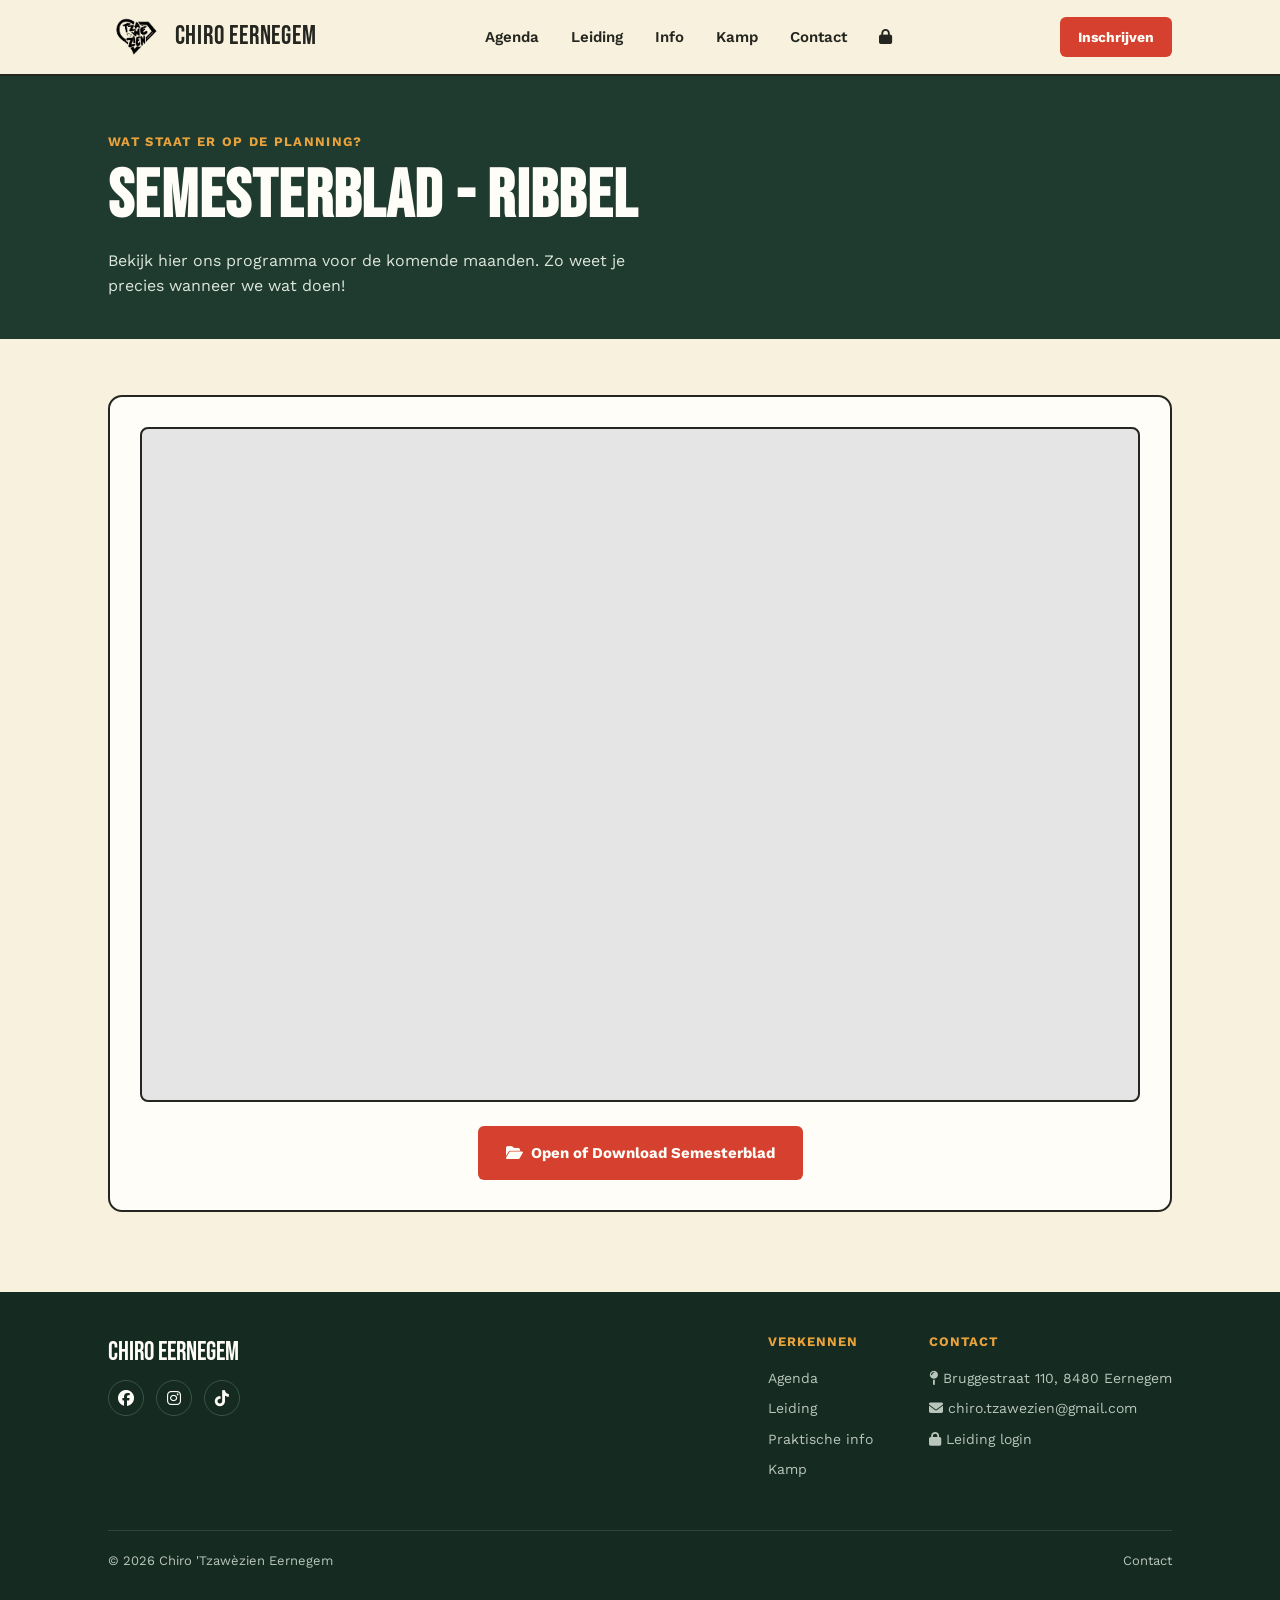
<file: semesterbladen/ribbel.html>
<!DOCTYPE html>
<html lang="nl">
<head>
  <!-- ========================================== -->
  <!-- META DATA & STYLESHEETS                    -->
  <!-- ========================================== -->
  <meta charset="UTF-8">
  <meta name="viewport" content="width=device-width, initial-scale=1">
  <meta name="author" content="Kenrie Vandekerckhove">
  <meta name="author" content="Janus Schaltin">
  <title>Chiro 'Tzawèzien Eernegem </title>
  
  <link rel="stylesheet" href="../media/css/styles.css">
  <link rel="stylesheet" href="../media/css/semesterblad.css">
  <link rel="stylesheet" href="https://cdnjs.cloudflare.com/ajax/libs/font-awesome/6.4.2/css/all.min.css">
  <link rel="preconnect" href="https://fonts.googleapis.com">
  <link href="https://fonts.googleapis.com/css2?family=Bebas+Neue&family=Work+Sans:wght@400;500;600;700&display=swap" rel="stylesheet">
</head>
<body>

  <!-- ========================================== -->
  <!-- HEADER & NAVIGATION                        -->
  <!-- ========================================== -->
  <header>
    <div class="navbar">
      <a href="../index.html" class="logo">
        <img src="../media/pictures/logo.png" alt="Logo Chiro 'Tzawèzien Eernegem" style="height:40px; width:auto; border-radius:6px;"> 
        Chiro Eernegem
      </a>
      <nav>
        <ul>
          <li><a href="../agenda.html">Agenda</a></li>
          <li><a href="../soon.html">Leiding</a></li>
          <li><a href="../info.html">Info</a></li>
          <li><a href="../kamp.html">Kamp</a></li>
          <li><a href="../contact.html">Contact</a></li>
          <li><a href="https://leiding.chiroeernegem.be" aria-label="Login"><i class="fa-solid fa-lock"></i></a></li>
        </ul>
      </nav>
      <a href="https://inschrijven.chiroeernegem.be/leden" class="nav-cta">Inschrijven</a>
      <button class="menu-toggle"><i class="fa-solid fa-bars"></i></button>
    </div>
  </header>

  <!-- ========================================== -->
  <!-- PAGE HERO / BANNER                         -->
  <!-- ========================================== -->
  <div class="page-head">
    <div class="wrap">
      <div class="kicker">Wat staat er op de planning?</div>
      <h1>Semesterblad - Ribbel</h1>
      <p>Bekijk hier ons programma voor de komende maanden. Zo weet je precies wanneer we wat doen!</p>
    </div>  
  </div>

  <!-- ========================================== -->
  <!-- MAIN CONTENT: PDF VIEWER                   -->
  <!-- ========================================== -->
  <section>
    <div class="wrap">
      
      <div class="card" style="padding: 30px;">
        <div class="pdf-container">
          <iframe src="./pdf/Semesterblad_Sem_1_Ribbel.pdf" title="Semesterblad Chiro Eernegem">
            Dit type browser ondersteunt geen inline PDF's. 
          </iframe>
        </div>
        
        <div class="pdf-actions">
          <a href="./pdf/Semesterblad_Sem_1_Ribbel.pdf" target="_blank" class="btn btn-primary">
            <i class="fa-solid fa-folder-open"></i> Open of Download Semesterblad
          </a>
        </div>
      </div>
    </div>
  </section>

  <!-- ========================================== -->
  <!-- FOOTER                                     -->
  <!-- ========================================== -->
  <footer id="contact">
    <div class="wrap">
      <div class="footer-top">
        <div>
          <div class="footer-brand">Chiro Eernegem</div>
          <div class="social">
            <a href="https://www.facebook.com/chiroeernegem/" aria-label="Facebook"><i class="fa-brands fa-facebook"></i></a>
            <a href="https://www.instagram.com/chiro.eernegem/" aria-label="Instagram"><i class="fa-brands fa-instagram"></i></a>
            <a href="https://www.tiktok.com/@chiro.eernegem" aria-label="TikTok"><i class="fa-brands fa-tiktok"></i></a>
          </div>
        </div>
        <div class="footer-cols">
          <div class="footer-col">
            <h4>Verkennen</h4>
            <ul>
              <li><a href="../agenda.html">Agenda</a></li>
              <li><a href="../soon.html">Leiding</a></li>
              <li><a href="../info.html">Praktische info</a></li>
              <li><a href="../kamp.html">Kamp</a></li>
            </ul>
          </div>
          <div class="footer-col">
            <h4>Contact</h4>
            <ul>
              <li><i class="fa-solid fa-map-pin"></i> Bruggestraat 110, 8480 Eernegem</li>
              <li><i class="fa-solid fa-envelope"></i> chiro.tzawezien@gmail.com</li>
              <li><i class="fa-solid fa-lock"></i> <a href="https://leiding.chiroeernegem.be">Leiding login</a></li>
            </ul>
          </div>
        </div>
      </div>
      <div class="footer-bottom">
        <span>© 2026 Chiro 'Tzawèzien Eernegem</span>
        <a href="../contact.html">Contact</a>
      </div>
    </div>
  </footer>

  <!-- ========================================== -->
  <!-- JAVASCRIPT                                 -->
  <!-- ========================================== -->
  <script>
    const menuToggle = document.querySelector('.menu-toggle');
    const navMenu = document.querySelector('nav ul');

    menuToggle.addEventListener('click', () => {
      navMenu.classList.toggle('active');
      
      const icon = menuToggle.querySelector('i');
      if (navMenu.classList.contains('active')) {
        icon.classList.remove('fa-bars');
        icon.classList.add('fa-xmark');
      } else {
        icon.classList.remove('fa-xmark');
        icon.classList.add('fa-bars');
      }
    });
  </script>
</body>
</html>
</file>
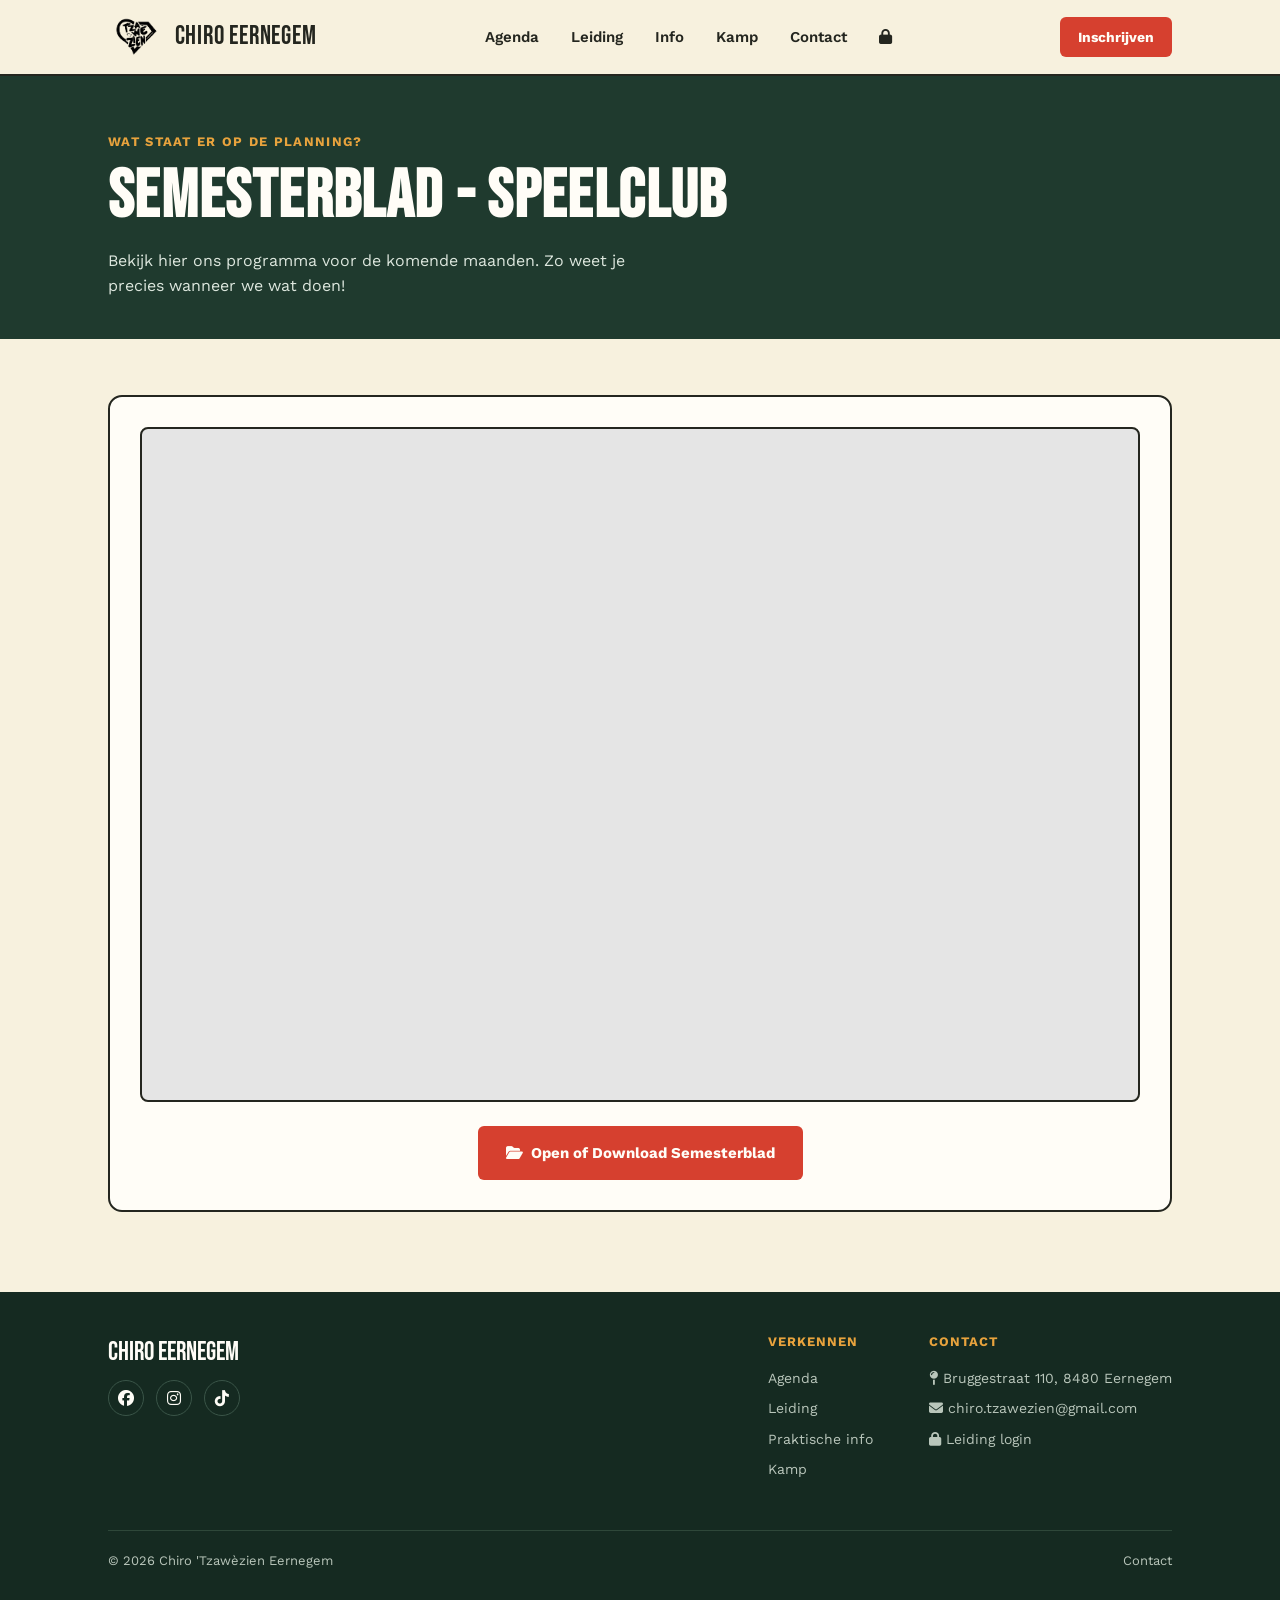
<file: semesterbladen/speelclub.html>
<!DOCTYPE html>
<html lang="nl">
<head>
  <!-- ========================================== -->
  <!-- META DATA & STYLESHEETS                    -->
  <!-- ========================================== -->
  <meta charset="UTF-8">
  <meta name="viewport" content="width=device-width, initial-scale=1">
  <meta name="author" content="Kenrie Vandekerckhove">
  <meta name="author" content="Janus Schaltin">
  <title>Chiro 'Tzawèzien Eernegem </title>
  
  <link rel="stylesheet" href="../media/css/styles.css">
  <link rel="stylesheet" href="../media/css/semesterblad.css">
  <link rel="stylesheet" href="https://cdnjs.cloudflare.com/ajax/libs/font-awesome/6.4.2/css/all.min.css">
  <link rel="preconnect" href="https://fonts.googleapis.com">
  <link href="https://fonts.googleapis.com/css2?family=Bebas+Neue&family=Work+Sans:wght@400;500;600;700&display=swap" rel="stylesheet">
</head>
<body>

  <!-- ========================================== -->
  <!-- HEADER & NAVIGATION                        -->
  <!-- ========================================== -->
  <header>
    <div class="navbar">
      <a href="../index.html" class="logo">
        <img src="../media/pictures/logo.png" alt="Logo Chiro 'Tzawèzien Eernegem" style="height:40px; width:auto; border-radius:6px;"> 
        Chiro Eernegem
      </a>
      <nav>
        <ul>
          <li><a href="../agenda.html">Agenda</a></li>
          <li><a href="../soon.html">Leiding</a></li>
          <li><a href="../info.html">Info</a></li>
          <li><a href="../kamp.html">Kamp</a></li>
          <li><a href="../contact.html">Contact</a></li>
          <li><a href="https://leiding.chiroeernegem.be" aria-label="Login"><i class="fa-solid fa-lock"></i></a></li>
        </ul>
      </nav>
      <a href="https://inschrijven.chiroeernegem.be/leden" class="nav-cta">Inschrijven</a>
      <button class="menu-toggle"><i class="fa-solid fa-bars"></i></button>
    </div>
  </header>

  <!-- ========================================== -->
  <!-- PAGE HERO / BANNER                         -->
  <!-- ========================================== -->
  <div class="page-head">
    <div class="wrap">
      <div class="kicker">Wat staat er op de planning?</div>
      <h1>Semesterblad - Speelclub</h1>
      <p>Bekijk hier ons programma voor de komende maanden. Zo weet je precies wanneer we wat doen!</p>
    </div>
  </div>

  <!-- ========================================== -->
  <!-- MAIN CONTENT: PDF VIEWER                   -->
  <!-- ========================================== -->
  <section>
    <div class="wrap">
      
      <div class="card" style="padding: 30px;">
        <div class="pdf-container">
          <iframe src="./pdf/Semesterblad_Sem_1_Speelclub.pdf" title="Semesterblad Chiro Eernegem">
            Dit type browser ondersteunt geen inline PDF's. 
          </iframe>
        </div>
        
        <div class="pdf-actions">
          <a href="./pdf/Semesterblad_Sem_1_Speelclub.pdf" target="_blank" class="btn btn-primary">
            <i class="fa-solid fa-folder-open"></i> Open of Download Semesterblad
          </a>
        </div>
      </div>

    </div>
  </section>

  <!-- ========================================== -->
  <!-- FOOTER                                     -->
  <!-- ========================================== -->
  <footer id="contact">
    <div class="wrap">
      <div class="footer-top">
        <div>
          <div class="footer-brand">Chiro Eernegem</div>
          <div class="social">
            <a href="https://www.facebook.com/chiroeernegem/" aria-label="Facebook"><i class="fa-brands fa-facebook"></i></a>
            <a href="https://www.instagram.com/chiro.eernegem/" aria-label="Instagram"><i class="fa-brands fa-instagram"></i></a>
            <a href="https://www.tiktok.com/@chiro.eernegem" aria-label="TikTok"><i class="fa-brands fa-tiktok"></i></a>
          </div>
        </div>
        <div class="footer-cols">
          <div class="footer-col">
            <h4>Verkennen</h4>
            <ul>
              <li><a href="../agenda.html">Agenda</a></li>
              <li><a href="../soon.html">Leiding</a></li>
              <li><a href="../info.html">Praktische info</a></li>
              <li><a href="../kamp.html">Kamp</a></li>
            </ul>
          </div>
          <div class="footer-col">
            <h4>Contact</h4>
            <ul>
              <li><i class="fa-solid fa-map-pin"></i> Bruggestraat 110, 8480 Eernegem</li>
              <li><i class="fa-solid fa-envelope"></i> chiro.tzawezien@gmail.com</li>
              <li><i class="fa-solid fa-lock"></i> <a href="https://leiding.chiroeernegem.be">Leiding login</a></li>
            </ul>
          </div>
        </div>
      </div>
      <div class="footer-bottom">
        <span>© 2026 Chiro 'Tzawèzien Eernegem</span>
        <a href="../contact.html">Contact</a>
      </div>
    </div>
  </footer>

  <!-- ========================================== -->
  <!-- JAVASCRIPT                                 -->
  <!-- ========================================== -->
  <script>
    const menuToggle = document.querySelector('.menu-toggle');
    const navMenu = document.querySelector('nav ul');

    menuToggle.addEventListener('click', () => {
      navMenu.classList.toggle('active');
      
      const icon = menuToggle.querySelector('i');
      if (navMenu.classList.contains('active')) {
        icon.classList.remove('fa-bars');
        icon.classList.add('fa-xmark');
      } else {
        icon.classList.remove('fa-xmark');
        icon.classList.add('fa-bars');
      }
    });
  </script>
</body>
</html>
</file>
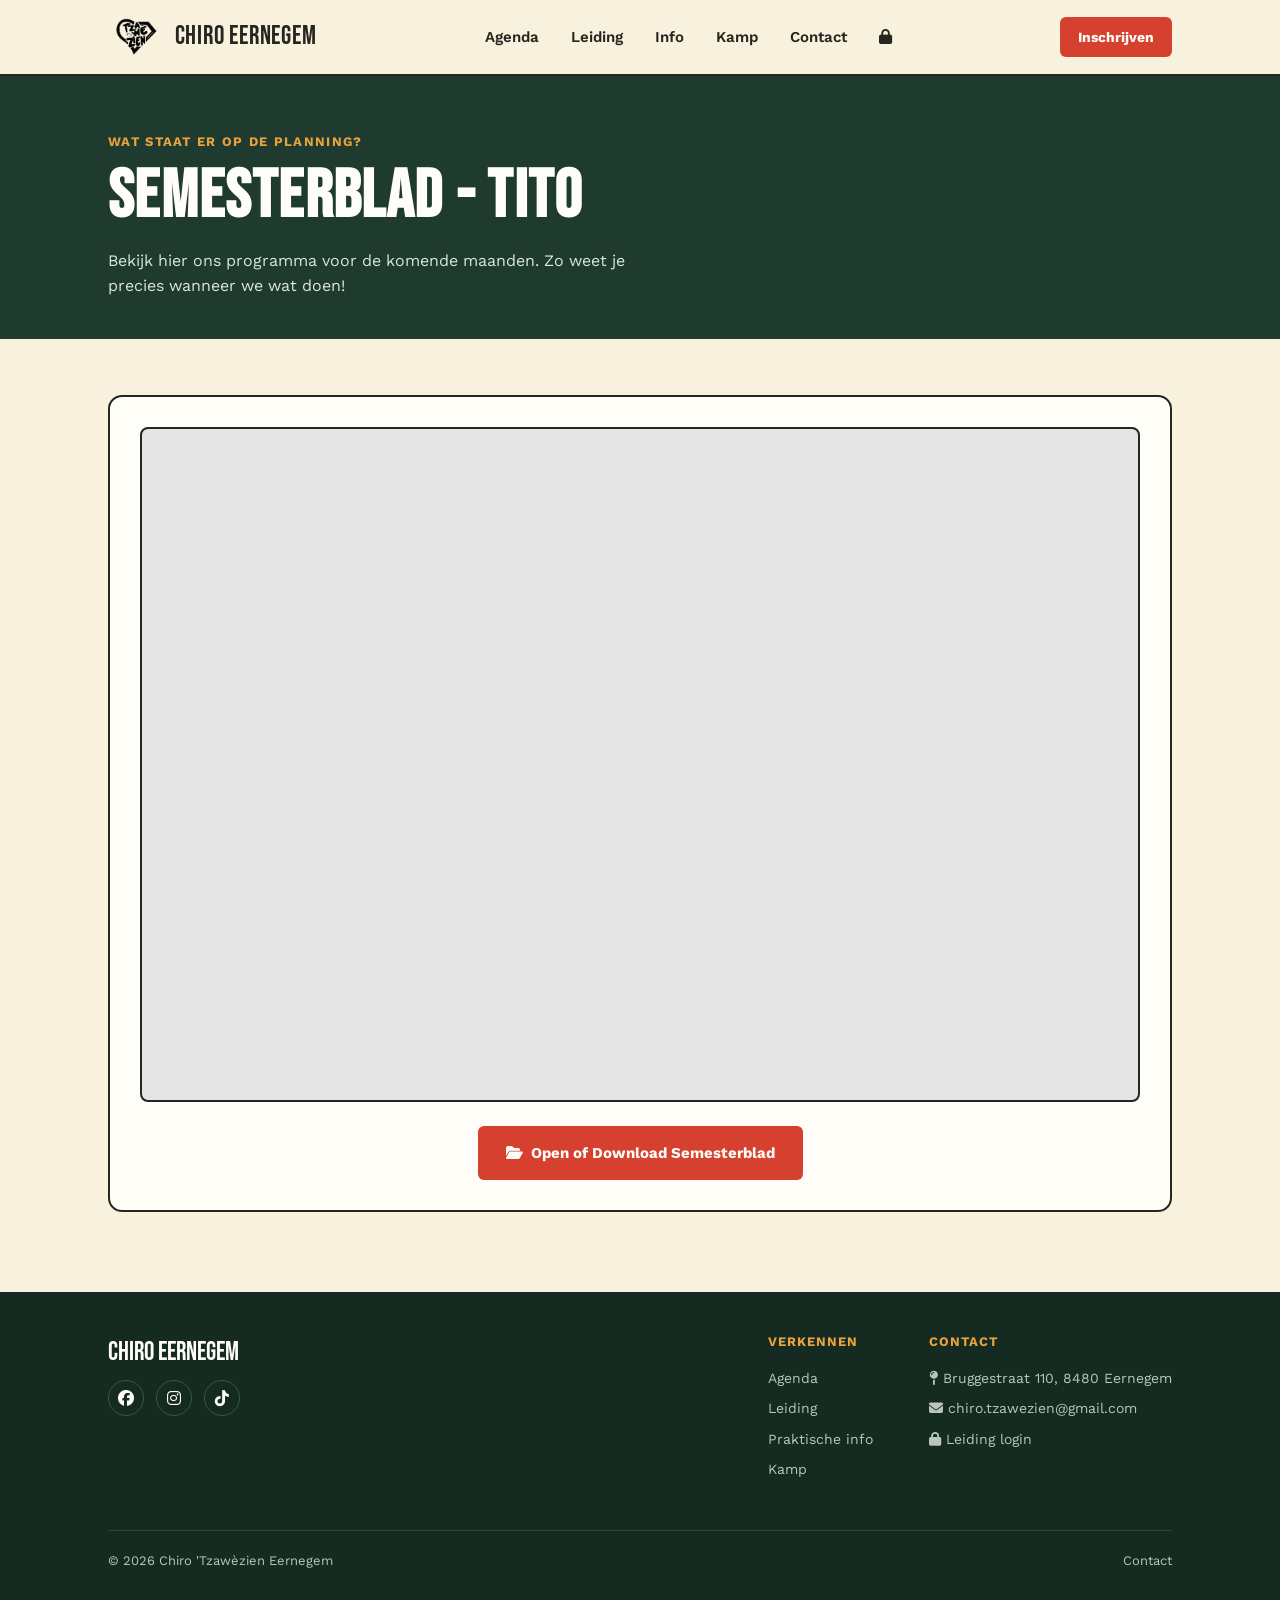
<file: semesterbladen/tito.html>
<!DOCTYPE html>
<html lang="nl">
<head>
  <!-- ========================================== -->
  <!-- META DATA & STYLESHEETS                    -->
  <!-- ========================================== -->
  <meta charset="UTF-8">
  <meta name="viewport" content="width=device-width, initial-scale=1">
  <meta name="author" content="Kenrie Vandekerckhove">
  <meta name="author" content="Janus Schaltin">
  <title>Chiro 'Tzawèzien Eernegem </title>
  
  <link rel="stylesheet" href="../media/css/styles.css">
  <link rel="stylesheet" href="../media/css/semesterblad.css">
  <link rel="stylesheet" href="https://cdnjs.cloudflare.com/ajax/libs/font-awesome/6.4.2/css/all.min.css">
  <link rel="preconnect" href="https://fonts.googleapis.com">
  <link href="https://fonts.googleapis.com/css2?family=Bebas+Neue&family=Work+Sans:wght@400;500;600;700&display=swap" rel="stylesheet">
</head>
<body>

  <!-- ========================================== -->
  <!-- HEADER & NAVIGATION                        -->
  <!-- ========================================== -->
  <header>
    <div class="navbar">
      <a href="../index.html" class="logo">
        <img src="../media/pictures/logo.png" alt="Logo Chiro 'Tzawèzien Eernegem" style="height:40px; width:auto; border-radius:6px;"> 
        Chiro Eernegem
      </a>
      <nav>
        <ul>
          <li><a href="../agenda.html">Agenda</a></li>
          <li><a href="../soon.html">Leiding</a></li>
          <li><a href="../info.html">Info</a></li>
          <li><a href="../kamp.html">Kamp</a></li>
          <li><a href="../contact.html">Contact</a></li>
          <li><a href="https://leiding.chiroeernegem.be" aria-label="Login"><i class="fa-solid fa-lock"></i></a></li>
        </ul>
      </nav>
      <a href="https://inschrijven.chiroeernegem.be/leden" class="nav-cta">Inschrijven</a>
      <button class="menu-toggle"><i class="fa-solid fa-bars"></i></button>
    </div>
  </header>

  <!-- ========================================== -->
  <!-- PAGE HERO / BANNER                         -->
  <!-- ========================================== -->
  <div class="page-head">
    <div class="wrap">
      <div class="kicker">Wat staat er op de planning?</div>
      <h1>Semesterblad - Tito</h1>
      <p>Bekijk hier ons programma voor de komende maanden. Zo weet je precies wanneer we wat doen!</p>
    </div>
  </div>

  <!-- ========================================== -->
  <!-- MAIN CONTENT: PDF VIEWER                   -->
  <!-- ========================================== -->
  <section>
    <div class="wrap">
      
      <div class="card" style="padding: 30px;">
        <div class="pdf-container">
          <iframe src="./pdf/Semesterblad_Sem_1_Tito.pdf" title="Semesterblad Chiro Eernegem">
            Dit type browser ondersteunt geen inline PDF's. 
          </iframe>
        </div>
        
        <div class="pdf-actions">
          <a href="./pdf/Semesterblad_Sem_1_Tito.pdf" target="_blank" class="btn btn-primary">
            <i class="fa-solid fa-folder-open"></i> Open of Download Semesterblad
          </a>
        </div>
      </div>

    </div>
  </section>

  <!-- ========================================== -->
  <!-- FOOTER                                     -->
  <!-- ========================================== -->
  <footer id="contact">
    <div class="wrap">
      <div class="footer-top">
        <div>
          <div class="footer-brand">Chiro Eernegem</div>
          <div class="social">
            <a href="https://www.facebook.com/chiroeernegem/" aria-label="Facebook"><i class="fa-brands fa-facebook"></i></a>
            <a href="https://www.instagram.com/chiro.eernegem/" aria-label="Instagram"><i class="fa-brands fa-instagram"></i></a>
            <a href="https://www.tiktok.com/@chiro.eernegem" aria-label="TikTok"><i class="fa-brands fa-tiktok"></i></a>
          </div>
        </div>
        <div class="footer-cols">
          <div class="footer-col">
            <h4>Verkennen</h4>
            <ul>
              <li><a href="../agenda.html">Agenda</a></li>
              <li><a href="../soon.html">Leiding</a></li>
              <li><a href="../info.html">Praktische info</a></li>
              <li><a href="../kamp.html">Kamp</a></li>
            </ul>
          </div>
          <div class="footer-col">
            <h4>Contact</h4>
            <ul>
              <li><i class="fa-solid fa-map-pin"></i> Bruggestraat 110, 8480 Eernegem</li>
              <li><i class="fa-solid fa-envelope"></i> chiro.tzawezien@gmail.com</li>
              <li><i class="fa-solid fa-lock"></i> <a href="https://leiding.chiroeernegem.be">Leiding login</a></li>
            </ul>
          </div>
        </div>
      </div>
      <div class="footer-bottom">
        <span>© 2026 Chiro 'Tzawèzien Eernegem</span>
        <a href="../contact.html">Contact</a>
      </div>
    </div>
  </footer>

  <!-- ========================================== -->
  <!-- JAVASCRIPT                                 -->
  <!-- ========================================== -->
  <script>
    const menuToggle = document.querySelector('.menu-toggle');
    const navMenu = document.querySelector('nav ul');

    menuToggle.addEventListener('click', () => {
      navMenu.classList.toggle('active');
      
      const icon = menuToggle.querySelector('i');
      if (navMenu.classList.contains('active')) {
        icon.classList.remove('fa-bars');
        icon.classList.add('fa-xmark');
      } else {
        icon.classList.remove('fa-xmark');
        icon.classList.add('fa-bars');
      }
    });
  </script>
</body>
</html>
</file>
<file: media/css/styles.css>
/* =========================================
   GLOBALE STYLES (Gedeeld over alle pagina's)
   ========================================= */
:root {
  --forest: #1F3A2E;
  --forest-dark: #152A21;
  --amber: #E8A33D;
  --red: #D6402F;
  --paper: #F7F1DE;
  --ink: #24261F;
  --blue: #4C86A8;
  --white: #FFFDF7;
  
  /* Kleuren voor afdelingen */
  --paars: #7B4B94;
  --geel: #F2B705;
  --groen: #3A8C52;
  --rood: #D6402F;
  --donkerblauw: #1B3B6F;
  --oranje: #E8791A;
}

* { 
  box-sizing: border-box; 
  margin: 0; 
  padding: 0; 
}

body { 
  font-family: 'Work Sans', sans-serif; 
  background: var(--paper); 
  color: var(--ink); 
  line-height: 1.6; 
}

h1, h2, h3, .display { 
  font-family: 'Bebas Neue', sans-serif; 
  letter-spacing: 0.02em; 
  line-height: 1.02; 
  text-transform: uppercase; 
}

a { 
  color: inherit; 
  text-decoration: none; 
}

img { 
  max-width: 100%; 
  display: block; 
}

.wrap { 
  max-width: 1120px; 
  margin: 0 auto; 
  padding: 0 28px; 
}

/* =========================================
   HEADER & NAVIGATIE
   ========================================= */
header { 
  position: sticky; 
  top: 0; 
  z-index: 50; 
  background: var(--paper); 
  border-bottom: 2px solid var(--ink); 
}

.navbar { 
  display: flex; 
  align-items: center; 
  justify-content: space-between; 
  padding: 16px 28px; 
  max-width: 1120px; 
  margin: 0 auto; 
}

.logo { 
  display: flex; 
  align-items: center; 
  gap: 10px; 
  font-family: 'Bebas Neue'; 
  font-size: 26px; 
  letter-spacing: 0.03em; 
}

.logo .sun { 
  width: 34px; 
  height: 34px; 
  border-radius: 50%; 
  background: var(--amber); 
  position: relative; 
  flex: none; 
}

.logo .sun::before { 
  content: ""; 
  position: absolute; 
  inset: -6px; 
  border-radius: 50%; 
  border: 2px dashed var(--red); 
  animation: spin 20s linear infinite; 
}

@keyframes spin { 
  to { transform: rotate(360deg); } 
}

nav ul { 
  list-style: none; 
  display: flex; 
  gap: 28px; 
  font-weight: 600; 
  font-size: 15px; 
}

nav a { 
  padding: 6px 2px; 
  border-bottom: 2px solid transparent; 
}

nav a.active, nav a:hover { 
  border-color: var(--red); 
}

.nav-cta { 
  background: var(--red); 
  color: var(--white); 
  padding: 9px 18px; 
  border-radius: 6px; 
  font-weight: 700; 
  font-size: 14px; 
}

.nav-cta:hover { 
  background: #b6331f; 
}

.menu-toggle { 
  display: none; 
  font-family: 'Bebas Neue'; 
  font-size: 16px; 
  background: none; 
  border: 2px solid var(--ink); 
  border-radius: 6px; 
  padding: 6px 12px; 
  cursor: pointer; 
}

/* =========================================
   GLOBALE COMPONENTEN & BUTTONS
   ========================================= */
.btn { 
  display: inline-flex; 
  align-items: center; 
  gap: 8px; 
  font-weight: 700; 
  font-size: 15px; 
  padding: 13px 26px; 
  border-radius: 6px; 
  border: 2px solid transparent; 
}

.btn-primary { background: var(--red); color: var(--white); }
.btn-primary:hover { background: #b6331f; }

.btn-outline { border-color: var(--white); color: var(--white); }
.btn-outline:hover { background: var(--white); color: var(--red); }

.btn.btn-dark { border-color: var(--ink); color: var(--ink); }
.btn.btn-dark:hover { background: var(--ink); color: var(--white); border-color: var(--ink); }

.kicker { 
  font-weight: 700; 
  font-size: 13px; 
  letter-spacing: 0.1em; 
  text-transform: uppercase; 
  color: var(--amber); 
}

.fill { 
  background: #FCEFD4; 
  color: #8a5f14; 
  padding: 1px 6px; 
  border-radius: 4px; 
  font-weight: 600; 
  font-size: 0.9em; 
}

.grid2 { 
  display: grid; 
  grid-template-columns: repeat(auto-fit, minmax(240px, 1fr)); 
  gap: 24px; 
}

.grid3 { 
  display: grid; 
  grid-template-columns: repeat(auto-fit, minmax(320px, 1fr)); 
  gap: 24px; 
}

.card { 
  background: var(--white); 
  border: 2px solid var(--ink); 
  border-radius: 14px; 
  padding: 26px 28px; 
}

.card h2 { font-size: 22px; margin-bottom: 12px; }
.card p, .card li { font-size: 15px; }
.card ul { padding-left: 20px; }
.card li { margin-bottom: 6px; }

.cta-box { 
  background: var(--red); 
  color: var(--white); 
  border-radius: 16px; 
  padding: 34px 30px; 
  text-align: center; 
  margin-top: 32px; 
}

.cta-box h2 { 
  font-size: 26px; 
  margin-bottom: 14px; 
}

/* =========================================
   PAGE HEADERS & HERO SECTIES
   ========================================= */
.hero { 
  background: var(--forest); 
  color: var(--white); 
  position: relative; 
  overflow: hidden; 
  padding: 80px 0 60px; 
}

.hero .wrap { position: relative; z-index: 2; }
.hero h1 { font-size: clamp(48px, 8vw, 92px); max-width: 820px; margin-top: 10px; }
.hero h1 span { color: var(--amber); }
.hero p { max-width: 560px; font-size: 18px; color: #DCE6DD; margin: 20px 0 34px; }

.hero-layout { 
  display: grid; 
  grid-template-columns: 1fr 1fr; 
  gap: 40px; 
  align-items: center; 
}

.hero-image img { 
  width: 100%; 
  height: auto; 
  max-height: 450px; 
  object-fit: cover; 
  border-radius: 16px; 
  box-shadow: 0 10px 30px rgba(0, 0, 0, 0.2); 
}

.page-head { 
  background: var(--forest); 
  color: var(--white); 
  padding: 56px 0 40px; 
}

.page-head h1 { font-size: clamp(40px, 7vw, 68px); margin-top: 10px; }
.page-head p { max-width: 560px; color: #DCE6DD; margin-top: 16px; font-size: 16px; }

/* =========================================
   HOMEPAGE SPECIFIEKE COMPONENTEN
   ========================================= */
.trail { position: absolute; inset: 0; z-index: 1; opacity: 0.5; }

.eyebrow { 
  display: inline-flex; 
  align-items: center; 
  gap: 8px; 
  background: rgba(232,163,61,0.16); 
  color: var(--amber); 
  font-weight: 700; 
  font-size: 13px; 
  letter-spacing: 0.08em; 
  text-transform: uppercase; 
  padding: 6px 14px; 
  border-radius: 100px; 
  margin-bottom: 22px; 
}

.eyebrow::before { content: "●"; font-size: 8px; }

.hero-actions { display: flex; gap: 14px; flex-wrap: wrap; }

.strip { background: var(--amber); color: var(--forest-dark); padding: 14px 0; }
.strip .wrap { display: flex; align-items: center; gap: 14px; flex-wrap: wrap; font-weight: 600; font-size: 15px; }
.strip .tag { background: var(--forest-dark); color: var(--amber); font-family: 'Bebas Neue'; font-size: 14px; letter-spacing: 0.05em; padding: 5px 12px; border-radius: 4px; }

section { padding: 56px 0 80px; }
.section-head { max-width: 560px; margin-bottom: 48px; }
.section-head h2 { font-size: clamp(32px, 5vw, 48px); margin-top: 8px; }

.card-grid { display: grid; grid-template-columns: repeat(auto-fit, minmax(240px, 1fr)); gap: 24px; }

.patch { 
  background: var(--white); 
  border: 2px solid var(--ink); 
  border-radius: 14px; 
  padding: 30px 26px; 
  position: relative; 
  transition: transform 0.15s ease; 
  display: flex; 
  flex-direction: column; 
  height: 100%; 
}

.patch:hover { transform: translateY(-4px); }

.patch-icon { 
  width: 52px; 
  height: 52px; 
  border-radius: 50%; 
  display: flex; 
  align-items: center; 
  justify-content: center; 
  font-family: 'Bebas Neue'; 
  font-size: 20px; 
  color: var(--white); 
  margin-bottom: 18px; 
}

.patch-icon i { font-size: 24px; }
.patch:nth-child(1) .patch-icon { background: var(--red); }
.patch:nth-child(2) .patch-icon { background: var(--forest); }
.patch:nth-child(3) .patch-icon { background: var(--blue); }
.patch:nth-child(4) .patch-icon { background: var(--amber); color: var(--forest-dark); }

.patch h3 { font-size: 24px; margin-bottom: 10px; }
.patch p { font-size: 15px; color: #4B4B41; margin-bottom: 20px; flex-grow: 1; }
.patch a { font-weight: 700; font-size: 14px; border-bottom: 2px solid var(--ink); align-self: flex-start; }

.kamp { 
  background: var(--forest); 
  color: var(--white); 
  border-radius: 20px; 
  overflow: hidden; 
  display: grid; 
  grid-template-columns: 1.1fr 1fr; 
  align-items: center; 
}

.kamp-text { padding: 56px 48px; }
.kamp-text h2 { font-size: clamp(30px, 4vw, 44px); margin: 10px 0 16px; }
.kamp-text p { color: #DCE6DD; margin-bottom: 26px; max-width: 440px; }
.kamp-visual { background: var(--forest-dark); height: 100%; min-height: 280px; position: relative; }

.signup { 
  background: var(--red); 
  color: var(--white); 
  border-radius: 20px; 
  padding: 56px 48px; 
  display: flex; 
  align-items: center; 
  justify-content: space-between; 
  gap: 32px; 
  flex-wrap: wrap; 
}
.signup h2 { font-size: clamp(30px, 4vw, 44px); max-width: 480px; }

/* =========================================
   PRAKTISCHE INFO PAGINA
   ========================================= */
.info-block { 
  background: var(--white); 
  border: 2px solid var(--ink); 
  border-radius: 14px; 
  padding: 26px 28px; 
  margin-bottom: 20px; 
}
.info-block h2 { font-size: 22px; margin-bottom: 10px; }
.info-block p { font-size: 15px; margin-bottom: 8px; }
.info-block ul { padding-left: 20px; font-size: 15px; }
.info-block li { margin-bottom: 4px; }


/* =========================================
   KAMP PAGINA
   ========================================= */
.hero svg { position: absolute; right: -40px; bottom: -30px; width: 260px; opacity: 0.9; }


/* =========================================
   CONTACT & FOOTER
   ========================================= */
.social-row { display: flex; gap: 12px; margin-top: 14px; }
.social-row a { 
  width: 42px; 
  height: 42px; 
  border: 2px solid var(--ink); 
  border-radius: 50%; 
  display: flex; 
  align-items: center; 
  justify-content: center; 
  font-weight: 700; 
  font-size: 13px; 
  transition: 0.3s ease; 
}
.social-row a:hover { background: var(--red); color: var(--white); border-color: var(--red); }
.social-row a i { font-size: 20px; }

footer { background: var(--forest-dark); color: #B9C6BB; padding: 40px 0; font-size: 13px; }
footer .wrap { display: flex; justify-content: space-between; flex-wrap: wrap; gap: 10px; max-width: 1120px; }
.footer-top { display: flex; justify-content: space-between; gap: 40px; flex-wrap: wrap; margin-bottom: 40px; width: 100%; }
.footer-brand { font-family: 'Bebas Neue'; font-size: 26px; color: var(--white); }
.footer-cols { display: flex; gap: 56px; flex-wrap: wrap; }
.footer-col h4 { font-family: 'Work Sans'; font-size: 13px; letter-spacing: 0.08em; text-transform: uppercase; color: var(--amber); margin-bottom: 14px; }
.footer-col ul { list-style: none; font-size: 14px; display: flex; flex-direction: column; gap: 8px; }
.footer-col a:hover { color: var(--white); }

.social { display: flex; gap: 12px; margin-top: 6px; }
.social a { 
  width: 36px; 
  height: 36px; 
  border: 1px solid #3A5548; 
  border-radius: 50%; 
  display: flex; 
  align-items: center; 
  justify-content: center; 
  font-size: 13px; 
  font-weight: 700; 
  color: var(--white); 
  transition: 0.3s ease; 
}
.social a:hover { background: var(--amber); color: var(--forest-dark); border-color: var(--amber); }
.social a i { font-size: 16px; } 

.footer-bottom { border-top: 1px solid #2E4739; padding-top: 20px; font-size: 13px; display: flex; justify-content: space-between; flex-wrap: wrap; gap: 10px; width: 100%; }

/* =========================================
   CONTACT PAGINA - AFDELINGSVERANTWOORDELIJKEN
   ========================================= */
.contact-afdeling-card {
  border-top-width: 6px;
  border-top-style: solid;
}

.contact-afdeling-head {
  display: flex;
  align-items: center;
  gap: 10px;
  margin-bottom: 12px;
}

.contact-afdeling-head h3 {
  margin-bottom: 0;
  font-size: 24px;
}

.contact-dot {
  width: 14px;
  height: 14px;
  border-radius: 50%;
  display: inline-block;
  flex: none;
}

.contact-tel {
  font-weight: 600;
}

/* Kleurvariaties per afdeling */
.contact-ribbel { border-top-color: var(--paars); }
.contact-ribbel .contact-dot { background: var(--paars); }
.contact-ribbel .contact-tel { color: var(--paars); }
.contact-ribbel .contact-email { color: var(--paars); }

.contact-speelclub { border-top-color: var(--geel); }
.contact-speelclub .contact-dot { background: var(--geel); }
.contact-speelclub .contact-tel { color: var(--geel); }
.contact-speelclub .contact-email { color: var(--geel); }

.contact-rakwi { border-top-color: var(--groen); }
.contact-rakwi .contact-dot { background: var(--groen); }
.contact-rakwi .contact-tel { color: var(--groen); }
.contact-rakwi .contact-email { color: var(--groen); }

.contact-tito { border-top-color: var(--rood); }
.contact-tito .contact-dot { background: var(--rood); }
.contact-tito .contact-tel { color: var(--rood); }
.contact-tito .contact-email { color: var(--rood); }

.contact-keti { border-top-color: var(--donkerblauw); }
.contact-keti .contact-dot { background: var(--donkerblauw); }
.contact-keti .contact-tel { color: var(--donkerblauw); }
.contact-keti .contact-email { color: var(--donkerblauw); }

.contact-aspi { border-top-color: var(--oranje); }
.contact-aspi .contact-dot { background: var(--oranje); }
.contact-aspi .contact-tel { color: var(--oranje); }
.contact-aspi .contact-email { color: var(--oranje); }

/* =========================================
   MEDIA QUERIES (Mobiele weergave)
   ========================================= */
@media (max-width: 760px) {
  nav ul { 
    display: none; 
    position: absolute;
    top: 100%;
    left: 0;
    width: 100%;
    background: var(--paper);
    flex-direction: column;
    padding: 20px 0;
    border-bottom: 2px solid var(--ink);
    text-align: center;
  }
  
  nav ul.active { display: flex; }

  .menu-toggle { display: inline-block; }
  .nav-cta { display: none; }
  
  .kamp { grid-template-columns: 1fr; }
  .kamp-visual { min-height: 180px; }
  
  .grid2, .grid3 { grid-template-columns: 1fr; }
  .hero-layout { grid-template-columns: 1fr; gap: 32px; }
}

@media (max-width: 640px) {
  .agenda-item { grid-template-columns: 70px 1fr; row-gap: 8px; }
  .agenda-time { grid-column: 1 / -1; text-align: left; }
}
</file>
<file: media/css/agenda.css>
/* =========================================
   AGENDA PAGINA
   ========================================= */
.filters { display: flex; gap: 10px; flex-wrap: wrap; padding: 28px 0 8px; }
.filter { 
  border: 2px solid var(--ink); 
  border-radius: 100px; 
  padding: 8px 18px; 
  font-weight: 600; 
  font-size: 14px; 
  background: var(--white); 
  cursor: pointer; 
  display: inline-flex; 
  align-items: center; 
  gap: 8px; 
}
.filter .fdot { width: 9px; height: 9px; border-radius: 50%; display: inline-block; background: var(--ink); }
.filter.active { background: var(--ink); color: var(--white); }

/* Afdelingskleuren voor filters */
.filter.f-ribbel { border-color: var(--paars); } 
.filter.f-ribbel .fdot { background: var(--paars); }
.filter.f-ribbel.active, .filter.f-ribbel:hover { background: var(--paars); color: var(--white); border-color: var(--paars); }

.filter.f-speelclub { border-color: var(--geel); } 
.filter.f-speelclub .fdot { background: var(--geel); }
.filter.f-speelclub.active, .filter.f-speelclub:hover { background: var(--geel); color: var(--ink); border-color: var(--geel); }

.filter.f-rakwi { border-color: var(--groen); } 
.filter.f-rakwi .fdot { background: var(--groen); }
.filter.f-rakwi.active, .filter.f-rakwi:hover { background: var(--groen); color: var(--white); border-color: var(--groen); }

.filter.f-tito { border-color: var(--red); } 
.filter.f-tito .fdot { background: var(--red); }
.filter.f-tito.active, .filter.f-tito:hover { background: var(--red); color: var(--white); border-color: var(--red); }

.filter.f-keti { border-color: var(--donkerblauw); } 
.filter.f-keti .fdot { background: var(--donkerblauw); }
.filter.f-keti.active, .filter.f-keti:hover { background: var(--donkerblauw); color: var(--white); border-color: var(--donkerblauw); }

.filter.f-aspi { border-color: var(--oranje); } 
.filter.f-aspi .fdot { background: var(--oranje); }
.filter.f-aspi.active, .filter.f-aspi:hover { background: var(--oranje); color: var(--white); border-color: var(--oranje); }

.agenda-list { display: flex; flex-direction: column; gap: 16px; margin-top: 24px; }
.agenda-item { 
  display: grid; 
  grid-template-columns: 100px 1fr auto; 
  gap: 20px; 
  align-items: center; 
  background: var(--white); 
  border: 2px solid var(--ink); 
  border-radius: 14px; 
  padding: 20px 24px; 
}

.date-badge { 
  background: var(--forest); 
  color: var(--white); 
  border-radius: 10px; 
  padding: 10px 0; 
  text-align: center; 
}
.date-badge .day { font-family: 'Bebas Neue'; font-size: 30px; line-height: 1; }
.date-badge .month { font-size: 11px; letter-spacing: 0.08em; text-transform: uppercase; color: var(--amber); margin-top: 2px; }

.agenda-info h3 { font-family: 'Work Sans'; text-transform: none; letter-spacing: 0; font-weight: 700; font-size: 17px; margin-bottom: 4px; }
.agenda-info p { font-size: 14px; color: #4B4B41; }

.badge { 
  display: inline-block; 
  font-size: 11px; 
  font-weight: 700; 
  text-transform: uppercase; 
  letter-spacing: 0.05em; 
  padding: 4px 10px; 
  border-radius: 100px; 
  margin-right: 8px; 
}

.badge-alle { background: #EDEAE0; color: var(--ink); }
.badge-ribbel { background: #EEE2F3; color: var(--paars); }
.badge-speelclub { background: #FBEEC2; color: #8a6d05; }
.badge-rakwi { background: #DFEFE4; color: var(--groen); }
.badge-tito { background: #FBE1DA; color: var(--red); }
.badge-keti { background: #DEE5F0; color: var(--donkerblauw); }
.badge-aspi { background: #FBE3D2; color: var(--oranje); }
.badge-kamp { background: var(--ink); color: var(--white); }

.agenda-time { font-weight: 700; font-size: 15px; text-align: right; white-space: nowrap; }
.agenda-time span { display: block; font-size: 12px; font-weight: 500; color: #4B4B41; }

.legend { display: flex; gap: 18px; flex-wrap: wrap; margin-top: 36px; font-size: 13px; color: #4B4B41; }
.legend span { display: inline-flex; align-items: center; gap: 6px; }
.dot { width: 10px; height: 10px; border-radius: 50%; display: inline-block; }

.kamp-cta { 
  background: var(--red); 
  color: var(--white); 
  border-radius: 20px; 
  padding: 44px 40px; 
  margin-top: 56px; 
  display: flex; 
  align-items: center; 
  justify-content: space-between; 
  gap: 24px; 
  flex-wrap: wrap; 
}
.kamp-cta h2 { font-size: clamp(26px, 4vw, 36px); max-width: 440px; }

/* --- AGENDA: BELANGRIJKE DATA KAARTEN --- */
.agenda-filters-section { padding-top: 40px; padding-bottom: 20px; }
.belangrijke-data-section { padding-top: 20px; padding-bottom: 40px; }
.subtitle-text { margin-top: 8px; font-size: 15px; color: #4B4B41; }
.highlight-text { margin-top: 4px; font-size: 14px; font-weight: 600; color: var(--red); }
.data-title { margin-bottom: 12px; }
.data-icon { color: var(--red); margin-right: 8px; }
.data-intro { margin-bottom: 32px; max-width: 800px; }

.agenda-card {
  display: flex;
  flex-direction: column;
  height: 100%;
}
.agenda-card h3 {
  margin-top: 0;
  font-size: 24px;
  margin-bottom: 8px;
}
.agenda-card-date {
  font-weight: 600;
  margin-bottom: 12px;
  font-size: 14px;
}
.agenda-card p {
  margin: 0;
  font-size: 15px;
  flex-grow: 1; 
}

/* Agenda kaart rand kleuren */
.card-oranje { border-top: 4px solid var(--oranje); }
.card-oranje .agenda-card-date { color: var(--oranje); }

.card-paars { border-top: 4px solid var(--paars); }
.card-paars .agenda-card-date { color: var(--paars); }

.card-geel { border-top: 4px solid var(--geel); }
.card-geel .agenda-card-date { color: var(--geel); }

.card-groen { border-top: 4px solid var(--groen); }
.card-groen .agenda-card-date { color: var(--groen); }

.card-rood { border-top: 4px solid var(--rood); }
.card-rood .agenda-card-date { color: var(--rood); }

.card-donkerblauw { border-top: 4px solid var(--donkerblauw); }
.card-donkerblauw .agenda-card-date { color: var(--donkerblauw); }
</file>
<file: media/css/semesterblad.css>
/* =========================================
   SEMESTERBLAD / PDF VIEWER
   ========================================= */
.pdf-container {
  width: 100%;
  height: 75vh; /* Neemt 75% van de schermhoogte in */
  min-height: 500px;
  border: 2px solid var(--ink);
  border-radius: 8px;
  overflow: hidden;
  margin-bottom: 24px;
  background-color: #e5e5e5; /* Grijze achtergrond tijdens laden */
}

.pdf-container iframe {
  width: 100%;
  height: 100%;
  border: none;
  display: block;
}

.pdf-actions {
  display: flex;
  flex-direction: column;
  align-items: center;
  gap: 12px;
  text-align: center;
}

.pdf-actions p {
  color: #4B4B41;
  font-size: 14px;
  margin: 0;
}
</file>
